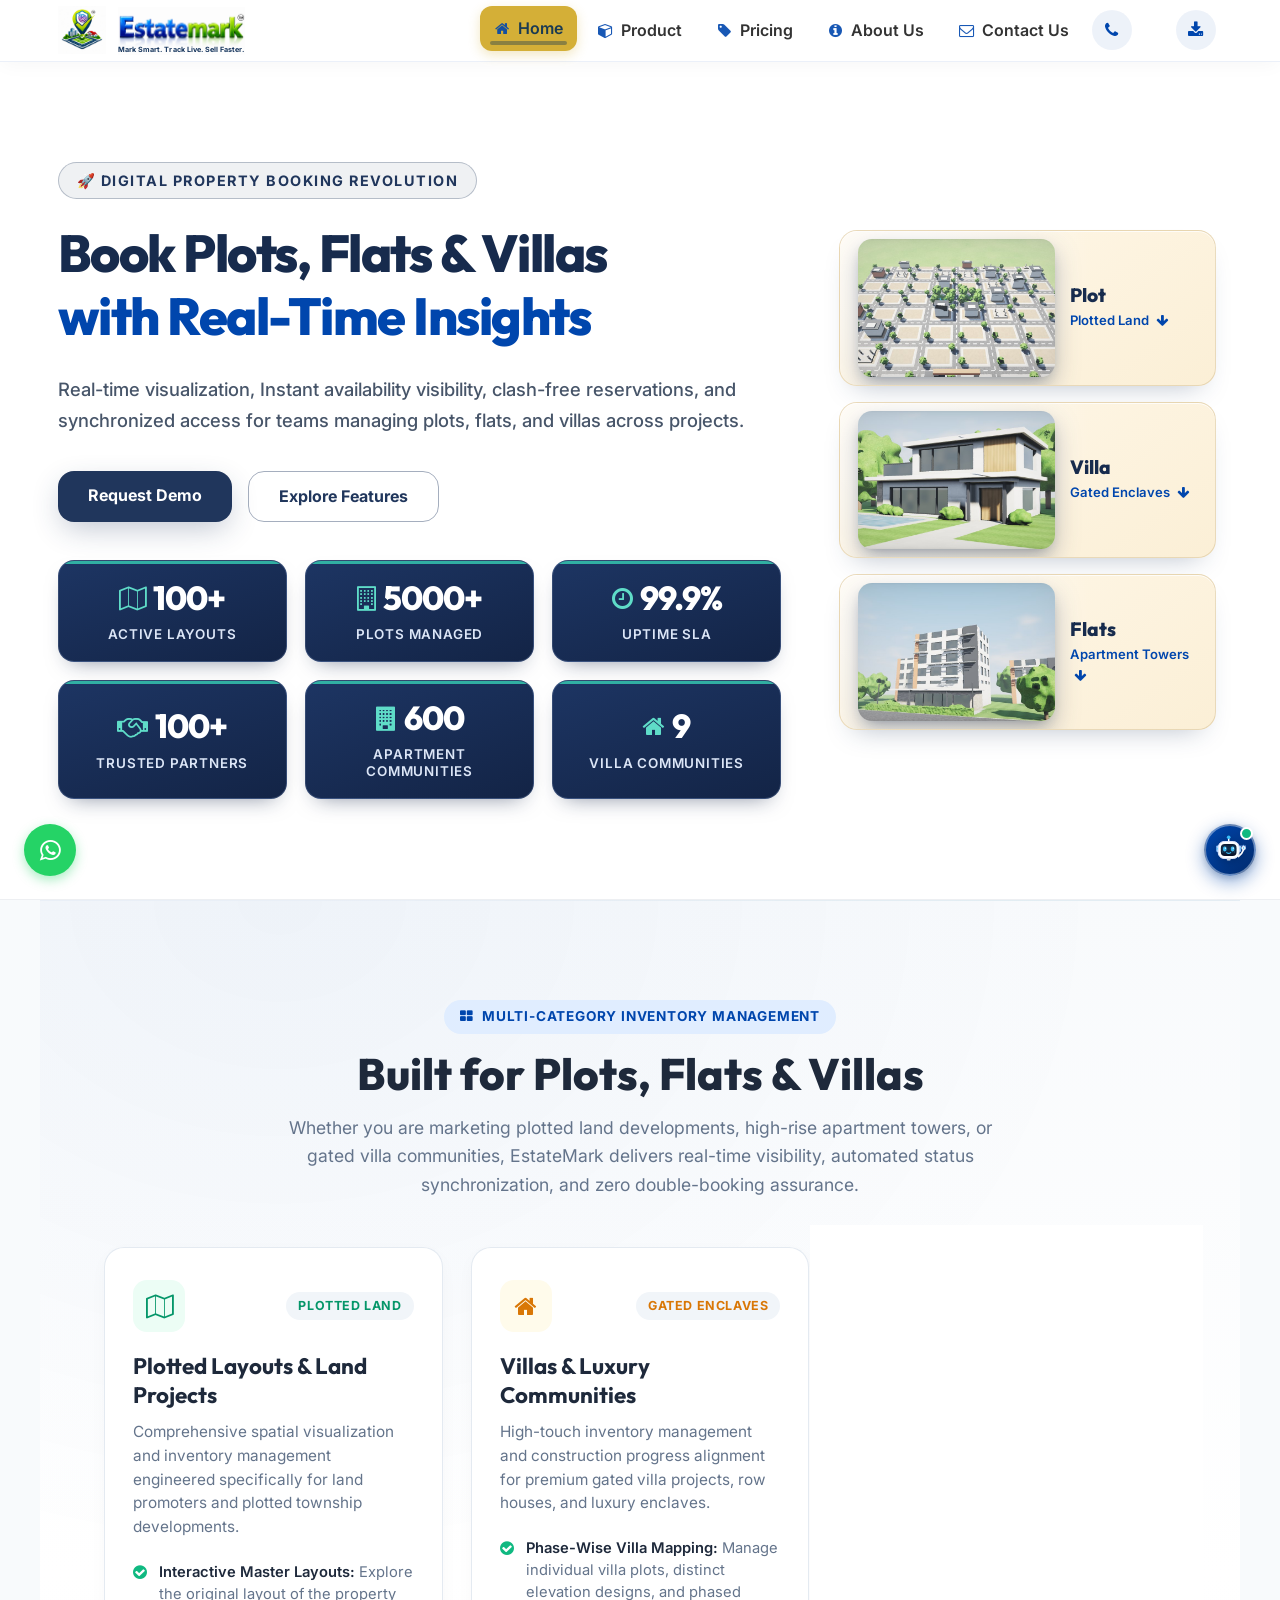
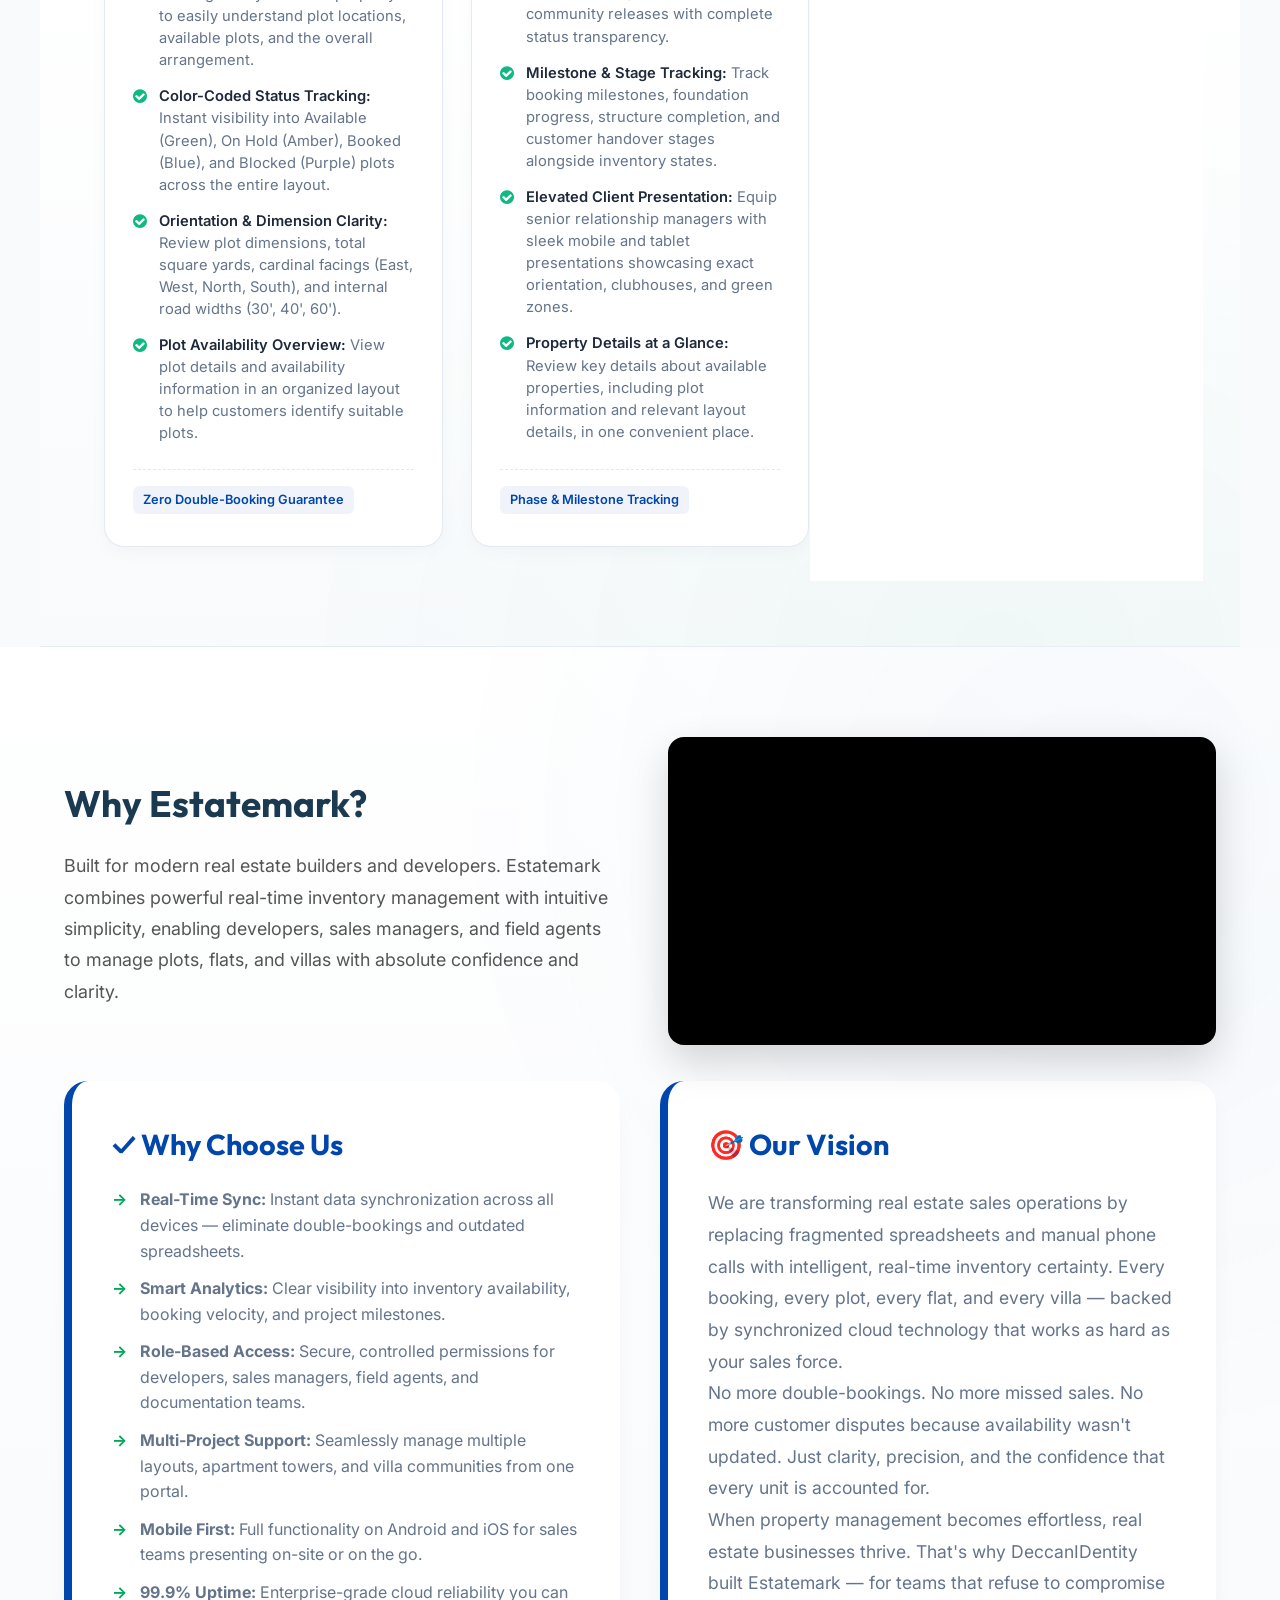
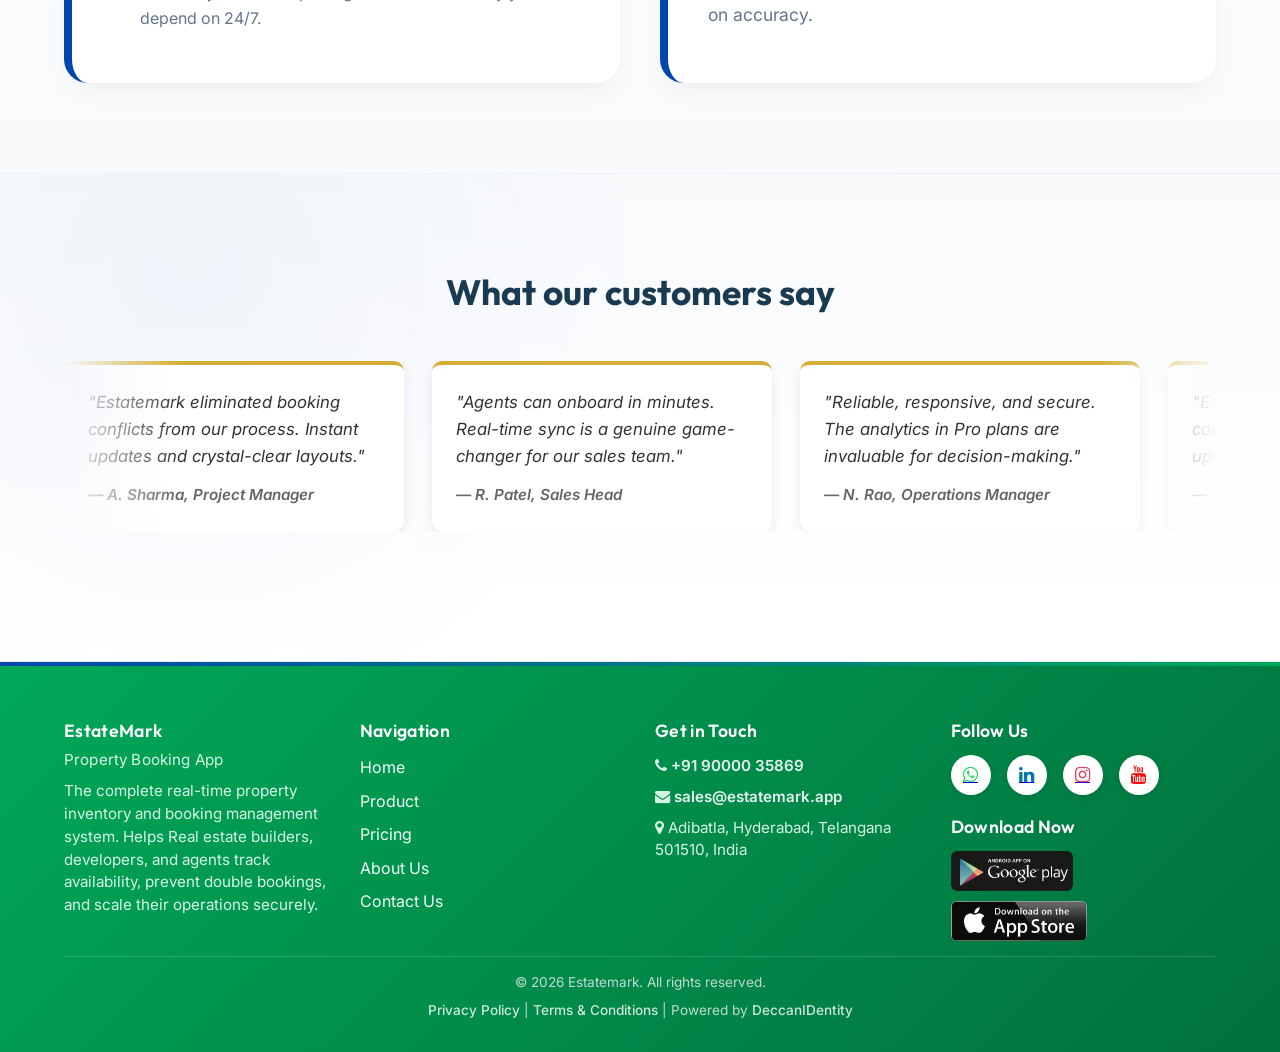
<file: index.html>
<!DOCTYPE html>
<html lang="en">

<head>
  <meta charset="UTF-8">
  <meta name="viewport" content="width=device-width, initial-scale=1.0">
  <meta name="description"
    content="Estatemark — Real-time property inventory and booking management for builders and developers. Visualize plots, flats, and villas, prevent double-bookings, and synchronize sales teams across all devices.">
  <meta name="referrer" content="strict-origin-when-cross-origin">
  <link rel="icon" type="image/jpeg" sizes="192x192" href="images/logo-symbol.jpg">
  <link rel="apple-touch-icon" href="images/logo-symbol.jpg">
  <title>Home | Estatemark – Real-Time Property Booking & Inventory Platform</title>

  <!-- Google Fonts: Inter & Outfit -->
  <link rel="preconnect" href="https://fonts.googleapis.com">
  <link rel="preconnect" href="https://fonts.gstatic.com" crossorigin>
  <link
    href="https://fonts.googleapis.com/css2?family=Inter:wght@400;500;600;700&family=Outfit:wght@500;600;700;800&display=swap"
    rel="stylesheet">

  <!-- Core Stylesheet -->
  <link rel="stylesheet" href="css/estatemark_styles.css">

  <!-- Font Awesome -->
  <link rel="stylesheet" href="https://cdnjs.cloudflare.com/ajax/libs/font-awesome/4.7.0/css/font-awesome.min.css">
</head>

<body>
  <!-- Accessible Skip Link -->
  <a class="skip-link" href="#main-content">Skip to content</a>

  <!-- Header & Navigation -->
  <header>
    <div class="container nav">
      <div class="logo-container">
        <a href="index.html" class="logo-link">
          <img src="images/logo-symbol.jpg" alt="Estatemark Symbol" class="logo">
          <div class="logo-brand-wrap">
            <img src="images/logo-name.png" alt="Estatemark" class="logo">
            <span class="logo-tagline">Mark Smart. Track Live. Sell Faster.</span>
          </div>
        </a>
      </div>
      <nav aria-label="Primary" role="navigation">
        <button class="nav-toggle" aria-controls="primary-navigation" aria-expanded="false" aria-label="Toggle navigation menu">
          <span class="hamburger" aria-hidden="true"></span>
        </button>
        <ul id="primary-navigation" class="nav-links">
          <li><a href="index.html" class="active" aria-current="page">Home</a></li>
          <li><a href="product.htm">Product</a></li>
          <li><a href="pricing.htm">Pricing</a></li>
          <li><a href="about.htm">About Us</a></li>
          <li><a href="contact.htm">Contact Us</a></li>
          <li class="nav-call"><a class="nav-call-link" href="tel:+919000035869" data-tooltip="Call" aria-label="Call +91 90000 35869"><i class="fa fa-phone" aria-hidden="true"></i><span class="nav-call-number">+91 90000 35869</span></a></li>
          <li class="nav-download"><a class="nav-download-link" href="#download" data-tooltip="Download App" aria-label="Download App"><i class="fa fa-download" aria-hidden="true"></i><span class="nav-download-text">Download App</span></a></li>
        </ul>
      </nav>
    </div>
  </header>

  <!-- Main Content -->
  <main id="main-content">

    <!-- Hero Section -->
    <section class="hero" aria-labelledby="hero-title">
      <div class="hero-content">
        <p class="tagline">🚀 Digital Property Booking Revolution</p>
        <h1 id="hero-title">Book Plots, Flats &amp; Villas<br><span>with Real-Time Insights</span></h1>
        <p class="subtitle">
          Real-time visualization, Instant availability visibility, clash-free reservations, and
          synchronized access for teams managing plots, flats, and villas across projects.
        </p>
        <div class="hero-cta">
          <a href="#"
            onclick="openPopupArgs('https://docs.google.com/forms/u/0/d/e/1FAIpQLSf7RcqfMHILnU_fDAV8c212EniR1pbsdqpi6rxOKt4ytL_M5g/formResponse', 'entry.1639588951', 'entry.941023126', 'entry.1095327185', 'entry.1040563809', 'entry.80962579'); return false;"
            class="cta primary">Request Demo</a>
          <a href="product.htm" class="cta secondary">Explore Features</a>
        </div>
        <ul class="stats" aria-label="Key metrics">
          <li>
            <h3><i class="fa fa-map-o" aria-hidden="true"></i> 100+</h3>
            <p>Active Layouts</p>
          </li>
          <li>
            <h3><i class="fa fa-building-o" aria-hidden="true"></i> 5000+</h3>
            <p>Plots Managed</p>
          </li>
          <li>
            <h3><i class="fa fa-clock-o" aria-hidden="true"></i> 99.9%</h3>
            <p>Uptime SLA</p>
          </li>
          <li>
            <h3><i class="fa fa-handshake-o" aria-hidden="true"></i> 100+</h3>
            <p>Trusted Partners</p>
          </li>
          <li>
            <h3><i class="fa fa-building" aria-hidden="true"></i> 600</h3>
            <p>Apartment Communities</p>
          </li>
          <li>
            <h3><i class="fa fa-home" aria-hidden="true"></i> 9</h3>
            <p>Villa Communities</p>
          </li>
        </ul>
      </div>

      <nav class="hero-3d" aria-label="Explore property types">
        <a class="hero-3d-card" href="#cat-plotted-land">
          <img src="images/hero-plot.jpg" width="800" height="500" alt="Rendered aerial view of a plotted residential layout with internal roads and landscaping">
          <span class="hero-3d-text"><strong>Plot</strong><span>Plotted Land <i class="fa fa-arrow-down" aria-hidden="true"></i></span></span>
        </a>
        <a class="hero-3d-card" href="#cat-gated-enclaves">
          <img src="images/hero-villa.jpg" width="800" height="500" alt="Rendered modern two-storey villa with landscaped garden and pool">
          <span class="hero-3d-text"><strong>Villa</strong><span>Gated Enclaves <i class="fa fa-arrow-down" aria-hidden="true"></i></span></span>
        </a>
        <a class="hero-3d-card" href="#cat-apartment-towers">
          <img src="images/hero-flats.jpg" width="800" height="500" alt="Rendered modern apartment building with balconies and landscaped surroundings">
          <span class="hero-3d-text"><strong>Flats</strong><span>Apartment Towers <i class="fa fa-arrow-down" aria-hidden="true"></i></span></span>
        </a>
      </nav>
    </section>

    <!-- SECTION: PLOTS, FLATS & VILLAS PROMOTIONAL CATEGORY SHOWCASE -->
    <section class="property-categories-section container" id="property-categories" aria-labelledby="categories-heading">
      <div class="section-header text-center">
        <span class="section-pill"><i class="fa fa-th-large" aria-hidden="true"></i> Multi-Category Inventory Management</span>
        <h2 id="categories-heading" class="section-title">Built for Plots, Flats &amp; Villas</h2>
        <p class="section-desc">
          Whether you are marketing plotted land developments, high-rise apartment towers, or gated villa communities,
          EstateMark delivers real-time visibility, automated status synchronization, and zero double-booking assurance.
        </p>
      </div>

      <div class="categories-grid">
        <!-- Card 1: Plots -->
        <article class="category-card" id="cat-plotted-land" aria-labelledby="cat-plots-title">
          <div class="category-card-header">
            <div class="category-icon-box plots-icon">
              <i class="fa fa-map-o" aria-hidden="true"></i>
            </div>
            <span class="category-badge">Plotted Land</span>
          </div>
          <h3 id="cat-plots-title">Plotted Layouts &amp; Land Projects</h3>
          <p class="category-lead">
            Comprehensive spatial visualization and inventory management engineered specifically for land promoters and plotted township developments.
          </p>
          <ul class="category-features">
            <li>
              <i class="fa fa-check-circle" aria-hidden="true"></i>
              <div>
                <strong>Interactive Master Layouts:</strong>
                <span>Explore the original layout of the property to easily understand plot locations, available plots, and the overall arrangement.</span>
              </div>
            </li>
            <li>
              <i class="fa fa-check-circle" aria-hidden="true"></i>
              <div>
                <strong>Color-Coded Status Tracking:</strong>
                <span>Instant visibility into Available (Green), On Hold (Amber), Booked (Blue), and Blocked (Purple) plots across the entire layout.</span>
              </div>
            </li>
            <li>
              <i class="fa fa-check-circle" aria-hidden="true"></i>
              <div>
                <strong>Orientation &amp; Dimension Clarity:</strong>
                <span>Review plot dimensions, total square yards, cardinal facings (East, West, North, South), and internal road widths (30', 40', 60').</span>
              </div>
            </li>
            <li>
              <i class="fa fa-check-circle" aria-hidden="true"></i>
              <div>
                <strong>Plot Availability Overview:</strong>
                <span>View plot details and availability information in an organized layout to help customers identify suitable plots.</span>
              </div>
            </li>
          </ul>
          <div class="category-footer">
            <span class="category-tag">Zero Double-Booking Guarantee</span>
          </div>
        </article>

        <!-- Card 2: Villas -->
        <article class="category-card" id="cat-gated-enclaves" aria-labelledby="cat-villas-title">
          <div class="category-card-header">
            <div class="category-icon-box villas-icon">
              <i class="fa fa-home" aria-hidden="true"></i>
            </div>
            <span class="category-badge">Gated Enclaves</span>
          </div>
          <h3 id="cat-villas-title">Villas &amp; Luxury Communities</h3>
          <p class="category-lead">
            High-touch inventory management and construction progress alignment for premium gated villa projects, row houses, and luxury enclaves.
          </p>
          <ul class="category-features">
            <li>
              <i class="fa fa-check-circle" aria-hidden="true"></i>
              <div>
                <strong>Phase-Wise Villa Mapping:</strong>
                <span>Manage individual villa plots, distinct elevation designs, and phased community releases with complete status transparency.</span>
              </div>
            </li>
            <li>
              <i class="fa fa-check-circle" aria-hidden="true"></i>
              <div>
                <strong>Milestone &amp; Stage Tracking:</strong>
                <span>Track booking milestones, foundation progress, structure completion, and customer handover stages alongside inventory states.</span>
              </div>
            </li>
            <li>
              <i class="fa fa-check-circle" aria-hidden="true"></i>
              <div>
                <strong>Elevated Client Presentation:</strong>
                <span>Equip senior relationship managers with sleek mobile and tablet presentations showcasing exact orientation, clubhouses, and green zones.</span>
              </div>
            </li>
            <li>
              <i class="fa fa-check-circle" aria-hidden="true"></i>
              <div>
                <strong>Property Details at a Glance:</strong>
                <span>Review key details about available properties, including plot information and relevant layout details, in one convenient place.</span>
              </div>
            </li>
          </ul>
          <div class="category-footer">
            <span class="category-tag">Phase &amp; Milestone Tracking</span>
          </div>
        </article>

        <!-- Card 3: Flats -->
        <article class="category-card" id="cat-apartment-towers" aria-labelledby="cat-flats-title">
          <div class="category-card-header">
            <div class="category-icon-box flats-icon">
              <i class="fa fa-building-o" aria-hidden="true"></i>
            </div>
            <span class="category-badge">Apartment Towers</span>
          </div>
          <h3 id="cat-flats-title">Flats &amp; Multi-Storey Apartments</h3>
          <p class="category-lead">
            Structured unit-level inventory control designed for high-rise residential towers, multi-phase complexes, and urban apartment communities.
          </p>
          <ul class="category-features">
            <li>
              <i class="fa fa-check-circle" aria-hidden="true"></i>
              <div>
                <strong>Tower &amp; Floor-Wise Matrix:</strong>
                <span>Organize multi-building developments into structured floor plans and unit grids for effortless navigation and rapid status checks.</span>
              </div>
            </li>
            <li>
              <i class="fa fa-check-circle" aria-hidden="true"></i>
              <div>
                <strong>Unit Configuration Visibility:</strong>
                <span>Differentiate 1BHK, 2BHK, 3BHK, duplex, and penthouse units with live status indicators and real-time availability updates.</span>
              </div>
            </li>
            <li>
              <i class="fa fa-check-circle" aria-hidden="true"></i>
              <div>
                <strong>Sales Gallery &amp; HQ Synchronization:</strong>
                <span>Keep apartment availability and sales information organized so teams can easily check the latest inventory details.</span>
              </div>
            </li>
            <li>
              <i class="fa fa-check-circle" aria-hidden="true"></i>
              <div>
                <strong>Eliminate Spreadsheet Confusion:</strong>
                <span>Replace outdated manual spreadsheets with automated, role-controlled booking states and transparent team audit logs.</span>
              </div>
            </li>
          </ul>
          <div class="category-footer">
            <span class="category-tag">Multi-Tower Unit Synchronization</span>
          </div>
        </article>
      </div>
    </section>

    <!-- Mission & Why Choose Us Section -->
    <section class="mission" aria-labelledby="mission-heading">
      <div class="container">
        <div class="mission-why-layout">
          <div class="mission-why-left">
            <h2 id="mission-heading">Why Estatemark?</h2>
            <p class="section-desc">
              Built for modern real estate builders and developers. Estatemark combines powerful real-time inventory management with intuitive simplicity,
              enabling developers, sales managers, and field agents to manage plots, flats, and villas with absolute confidence and clarity.
            </p>
          </div>
          <div class="mission-why-right">
            <div class="mission-video-wrapper">
              <iframe width="560" height="315" src="https://www.youtube-nocookie.com/embed/rH1fuBRE89A?rel=0"
                title="Estatemark Product Walkthrough" frameborder="0"
                allow="accelerometer; autoplay; clipboard-write; encrypted-media; gyroscope; picture-in-picture; web-share"
                referrerpolicy="strict-origin-when-cross-origin" allowfullscreen>
              </iframe>
            </div>
          </div>
        </div>

        <div class="mission-grid">
          <div class="mission-card">
            <h3>✓ Why Choose Us</h3>
            <ul>
              <li><strong>Real-Time Sync:</strong> Instant data synchronization across all devices &mdash; eliminate double-bookings and outdated spreadsheets.</li>
              <li><strong>Smart Analytics:</strong> Clear visibility into inventory availability, booking velocity, and project milestones.</li>
              <li><strong>Role-Based Access:</strong> Secure, controlled permissions for developers, sales managers, field agents, and documentation teams.</li>
              <li><strong>Multi-Project Support:</strong> Seamlessly manage multiple layouts, apartment towers, and villa communities from one portal.</li>
              <li><strong>Mobile First:</strong> Full functionality on Android and iOS for sales teams presenting on-site or on the go.</li>
              <li><strong>99.9% Uptime:</strong> Enterprise-grade cloud reliability you can depend on 24/7.</li>
            </ul>
          </div>
          <div class="mission-card">
            <h3>🎯 Our Vision</h3>
            <p>
              We are transforming real estate sales operations by replacing fragmented spreadsheets and manual phone calls with intelligent, real-time inventory certainty.
              Every booking, every plot, every flat, and every villa &mdash; backed by synchronized cloud technology that works as hard as your sales force.
            </p>
            <p>
              No more double-bookings. No more missed sales. No more customer disputes because availability wasn't updated. Just clarity, precision, and the confidence that every unit is accounted for.
            </p>
            <p>
              When property management becomes effortless, real estate businesses thrive. That's why DeccanIDentity built Estatemark &mdash; for teams that refuse to compromise on accuracy.
            </p>
          </div>
        </div>
      </div>
    </section>

    <!-- Testimonials (Accessible continuous marquee) -->
    <section class="testimonials" aria-labelledby="testimonials-title">
      <h2 id="testimonials-title">What our customers say</h2>

      <div class="marquee" aria-hidden="false" role="region" aria-label="Customer testimonials">
        <div class="marquee-track" aria-hidden="false">
          <blockquote class="testimonial">
            <p>"Estatemark eliminated booking conflicts from our process. Instant updates and crystal-clear layouts."</p>
            <cite>&mdash; A. Sharma, Project Manager</cite>
          </blockquote>

          <blockquote class="testimonial">
            <p>"Agents can onboard in minutes. Real-time sync is a genuine game-changer for our sales team."</p>
            <cite>&mdash; R. Patel, Sales Head</cite>
          </blockquote>

          <blockquote class="testimonial">
            <p>"Reliable, responsive, and secure. The analytics in Pro plans are invaluable for decision-making."</p>
            <cite>&mdash; N. Rao, Operations Manager</cite>
          </blockquote>

          <!-- Repeat items to create a continuous loop effect -->
          <blockquote class="testimonial">
            <p>"Estatemark eliminated booking conflicts from our process. Instant updates and crystal-clear layouts."</p>
            <cite>&mdash; A. Sharma, Project Manager</cite>
          </blockquote>

          <blockquote class="testimonial">
            <p>"Agents can onboard in minutes. Real-time sync is a genuine game-changer for our sales team."</p>
            <cite>&mdash; R. Patel, Sales Head</cite>
          </blockquote>

          <blockquote class="testimonial">
            <p>"Reliable, responsive, and secure. The analytics in Pro plans are invaluable for decision-making."</p>
            <cite>&mdash; N. Rao, Operations Manager</cite>
          </blockquote>
        </div>
      </div>
    </section>


  </main>

  <!-- Footer -->
  <footer>
    <div class="footer-container">
      <div class="footer-about">
        <h3>EstateMark</h3>
        <p class="footer-subtitle">Property Booking App</p>
        <p>
          The complete real-time property inventory and booking management system. Helps Real estate builders, developers, and agents track availability, prevent double bookings, and scale their operations securely.
        </p>
      </div>
      <div class="footer-links">
        <h4>Navigation</h4>
        <ul>
          <li><a href="index.html">Home</a></li>
          <li><a href="product.htm">Product</a></li>
          <li><a href="pricing.htm">Pricing</a></li>
          <li><a href="about.htm">About Us</a></li>
          <li><a href="contact.htm">Contact Us</a></li>
        </ul>
      </div>
      <div class="footer-contact">
        <h4>Get in Touch</h4>
        <p><i class="fa fa-phone" aria-hidden="true"></i> <a href="tel:+919000035869">+91 90000 35869</a></p>
        <p><i class="fa fa-envelope" aria-hidden="true"></i> <a href="mailto:sales@estatemark.app">sales@estatemark.app</a></p>
        <p><i class="fa fa-map-marker" aria-hidden="true"></i> Adibatla, Hyderabad, Telangana 501510, India</p>
      </div>
      <div class="footer-social">
        <h4>Follow Us</h4>
        <div class="social-links">
          <!-- WhatsApp icon with tooltip: +91 81860 35869 -->
          <div class="footer-whatsapp-wrapper">
            <a href="https://wa.me/918186035869" class="footer-whatsapp-link" target="_blank" rel="noopener noreferrer"
              aria-label="Contact us on WhatsApp: +91 81860 35869" id="footerWhatsappLink">
              <i class="fa fa-whatsapp" aria-hidden="true"></i>
              <span class="footer-whatsapp-tooltip" role="tooltip">+91 81860 35869</span>
            </a>
          </div>
          <a href="https://www.linkedin.com/in/deccanidentity" title="LinkedIn" target="_blank"
            rel="noopener noreferrer" aria-label="LinkedIn"><i class="fa fa-linkedin" aria-hidden="true"></i></a>
          <a href="https://www.instagram.com/estatemark_deccanidentity" title="Instagram" target="_blank"
            rel="noopener noreferrer" aria-label="Instagram"><i class="fa fa-instagram" aria-hidden="true"></i></a>
          <a href="https://www.youtube.com/@estatemark_dis" title="YouTube" target="_blank" rel="noopener noreferrer"
            aria-label="YouTube"><i class="fa fa-youtube" aria-hidden="true"></i></a>
        </div>
        <div class="footer-downloads">
          <h4 class="footer-download-caption">Download Now</h4>
          <div class="footer-store-badges">
            <a class="store-badge" href="https://play.google.com/store/apps/details?id=com.estatemark.app" target="_blank" rel="noopener noreferrer" aria-label="Get it on Google Play">
              <img src="images/GooglePlayStore_img.png" alt="Get it on Google Play">
            </a>
            <a class="store-badge" href="https://apps.apple.com/us/app/estatemark-property-booking/id6759548018" target="_blank" rel="noopener noreferrer" aria-label="Download on App Store">
              <img src="images/iosStore.png" alt="Download on App Store">
            </a>
          </div>
        </div>
      </div>
    </div>
    <div class="footer-bottom">
      <p class="copyright">&copy; 2026 Estatemark. All rights reserved.</p>
      <p class="privacy">
        <a href="privacy.htm">Privacy Policy</a> |
        <a href="terms.htm">Terms &amp; Conditions</a> |
        Powered by <a href="https://deccanidentity.com/" target="_blank" rel="noopener noreferrer">DeccanIDentity</a>
      </p>
    </div>
  </footer>

  <!-- Scripts -->
  <script src="js/form-popup.js" defer></script>
  <script src="js/site.js" defer></script>
  <script src="js/floating-widgets.js" defer></script>

  <!-- Popup for Request Demo -->
  <div id="popup" class="popup" aria-hidden="true" role="dialog" aria-labelledby="popup-title">
    <div class="popup-content">
      <button class="close-btn" onclick="closePopup()" aria-label="Close popup">&times;</button>
      <h3 id="popup-title">Request a Demo</h3>
      <form id="googleForm" class="open-popup-form">
        <input type="text" id="name" class="open-popup-input" placeholder="Full Name" required>
        <input type="tel" id="mobile" class="open-popup-input" placeholder="Mobile Number" pattern="[0-9]{10}" required>
        <input type="email" id="email" class="open-popup-input" placeholder="Email Address" required>
        <select id="pricingPlan" class="open-popup-input" required>
          <option value="Free">Free</option>
          <option value="Pro">Pro</option>
          <option value="Pro Plus">Pro Plus</option>
        </select>
        <select id="platform" class="open-popup-input" required>
          <option value="Android">Android</option>
          <option value="iOS">iOS</option>
        </select>
        <button type="submit" class="open-popup-button">Submit Request</button>
      </form>
    </div>
  </div>

</body>

</html>
</file>
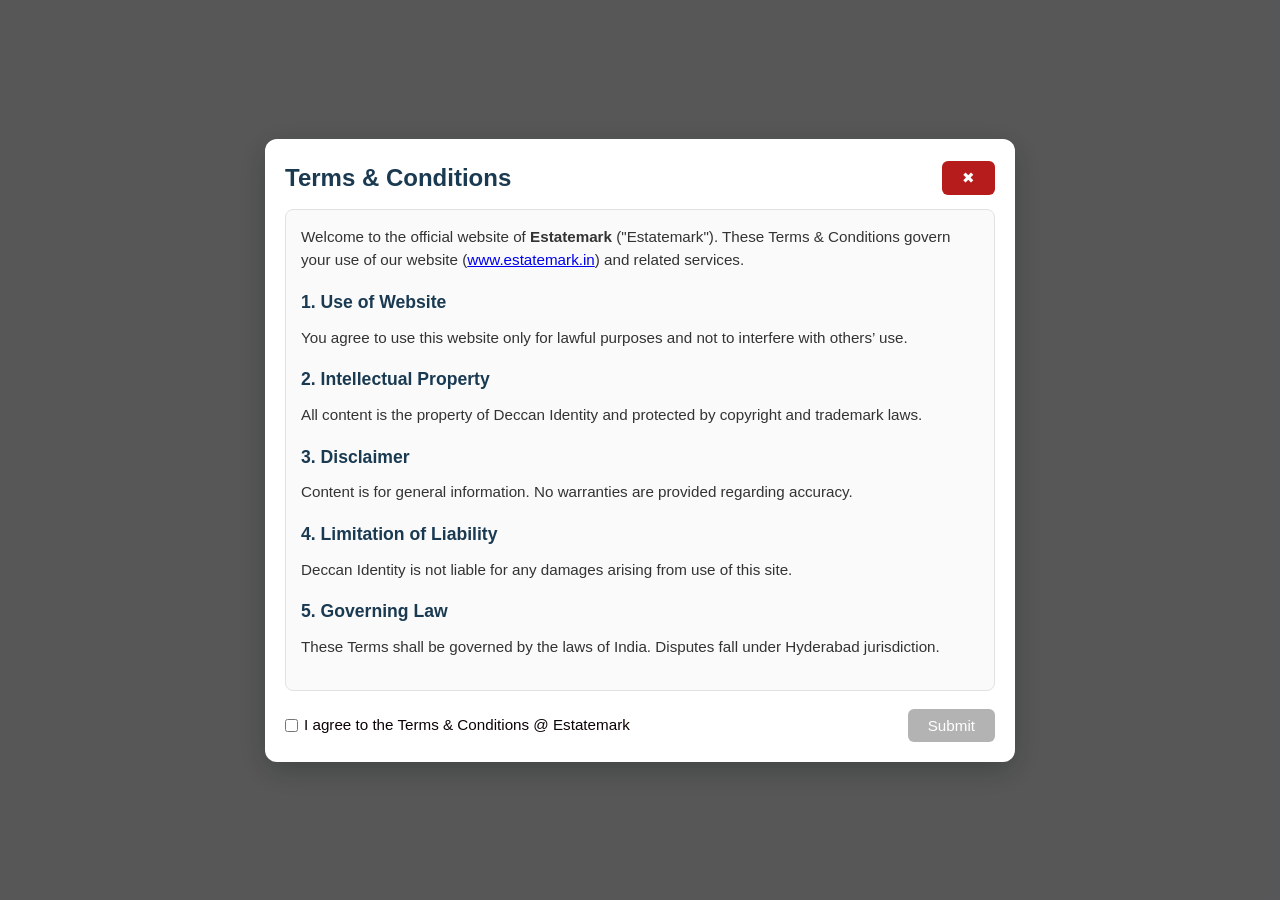
<file: terms.htm>
<!doctype html>
<html lang="en">
<head>
  <meta charset="utf-8" />
  <meta name="viewport" content="width=device-width, initial-scale=1" />
  <title>Terms & Conditions Popup</title>
  <link rel="stylesheet" href="css/estatemark_styles.css">
</head>
<body>

<div class="modal-overlay" id="termsModal">
  <div class="modal">
  <div class="modal-header">
    <h2 id="modalTitle">Terms & Conditions</h2>
    <button class="decline-btn" id="declineBtn" title="Decline">✖</button>
  </div>
    <div class="modal-content">
      <p>Welcome to the official website of <strong>Estatemark</strong> ("Estatemark"). These Terms & Conditions govern your use of our website (<a href="https://estatemark.in/">www.estatemark.in</a>) and related services.</p>
      
      <h3>1. Use of Website</h3>
      <p>You agree to use this website only for lawful purposes and not to interfere with others’ use.</p>

      <h3>2. Intellectual Property</h3>
      <p>All content is the property of Deccan Identity and protected by copyright and trademark laws.</p>

      <h3>3. Disclaimer</h3>
      <p>Content is for general information. No warranties are provided regarding accuracy.</p>

      <h3>4. Limitation of Liability</h3>
      <p>Deccan Identity is not liable for any damages arising from use of this site.</p>

      <h3>5. Governing Law</h3>
      <p>These Terms shall be governed by the laws of India. Disputes fall under Hyderabad jurisdiction.</p>
    </div>

    <div class="modal-footer">
      <label>
        <input type="checkbox" id="agreeCheck"> I agree to the Terms & Conditions @ Estatemark
      </label>
      <button id="submitBtn" disabled>Submit</button>
    </div>
  </div>
</div>

<script>
  const agreeCheck = document.getElementById("agreeCheck");
  const submitBtn = document.getElementById("submitBtn");
  const declineBtn = document.getElementById("declineBtn");


  // Enable button only if checkbox is ticked
  agreeCheck.addEventListener("change", () => {
    submitBtn.disabled = !agreeCheck.checked;
  });

  // Redirect back to previous page
  submitBtn.addEventListener("click", () => {
    window.history.back();
  });

  declineBtn.addEventListener("click", () => {
    window.history.back();
  });
</script>

<script type="module" src="https://static.cloudflareinsights.com/beacon.min.js/v4bc70e2c01a94c73b74392e4234840661791215815920" integrity="sha512-L0ha0OXavK/8okipN9F8BtP84dg9DUhPERbBXzwI6dgTA55d2+yweo3pn5CSFYs45/r8md2+xvUPtTdvTNRfjA==" data-cf-beacon='{"version":"2024.11.0","token":"bf00a93660184e3f9ef832e6c775f524","r":1,"spa":2}' crossorigin="anonymous"></script>
</body>
</html>
</file>
<file: css/estatemark_styles.css>
:root {
  /* Colors */
  --primary-color: #0046ad;
  /* Professional Digital Blue */
  --primary-dark: #003380;
  --accent-color: #00a859;
  /* Professional Brand Green */
  --accent-light: #f0fff4;
  /* Soft Green tint */
  --text-main: #1e293b;
  --text-muted: #64748b;
  --bg-white: #ffffff;
  --bg-light: #f8fafc;
  --bg-gray: #f1f5f9;
  --success: #10b981;

  /* Typography */
  --font-heading: 'Outfit', sans-serif;
  --font-body: 'Inter', sans-serif;

  /* Shadows - Much softer for airy feel */
  --shadow-soft: 0 4px 6px -1px rgba(0, 0, 0, 0.05), 0 2px 4px -1px rgba(0, 0, 0, 0.01);
  --shadow-md: 0 10px 25px -5px rgba(0, 0, 0, 0.05), 0 8px 10px -6px rgba(0, 0, 0, 0.01);
  --shadow-lg: 0 20px 50px -12px rgba(0, 0, 0, 0.08);

  /* Layout */
  --transition: all 0.3s cubic-bezier(0.4, 0, 0.2, 1);
  --radius-sm: 8px;
  --radius-md: 16px;
  --radius-lg: 24px;
}

* {
  margin: 0;
  padding: 0;
  box-sizing: border-box;
}

html {
  font-size: 16px;
  scroll-behavior: smooth;
}

body {
  font-family: var(--font-body);
  color: var(--text-main);
  background-color: #f8fafc;
  line-height: 1.6;
  -webkit-font-smoothing: antialiased;
  -moz-osx-font-smoothing: grayscale;
  overflow-x: hidden;
}



h1,
h2,
h3,
h4,
.brand-name {
  font-family: var(--font-heading);
}

/* Store badges for app downloads */
.store-badges {
  display: flex;
  gap: 12px;
  align-items: center;
  justify-content: center;
  margin-top: 14px;
}

.store-badge img {
  display: block;
  height: 56px;
  width: auto;
  object-fit: contain;

}

@media (max-width: 420px) {
  .store-badge img {
    height: 44px;
  }
}


/* Header with Frosted Glass Layout */
header {
  background: rgba(255, 255, 255, 0.96);
  backdrop-filter: blur(14px);
  -webkit-backdrop-filter: blur(14px);
  box-shadow: 0 4px 20px -2px rgba(0, 0, 0, 0.04);
  position: sticky;
  top: 0;
  z-index: 1000;
  border-bottom: 1px solid rgba(0, 70, 173, 0.08);
}

.nav {
  display: flex;
  justify-content: space-between;
  align-items: center;
  padding: 0.4rem 5%;
  max-width: 1400px;
  margin: 0 auto;
}

.logo-container {
  display: flex;
  align-items: center;
  gap: 12px;
}

.logo {
  max-height: 48px;
  width: auto;
}

.brand-name {
  font-size: 20px;
  font-weight: 700;
  color: var(--primary-color);
  letter-spacing: -0.5px;
}

.brand-name::after {
  content: "™";
  font-size: 0.5em;
  font-weight: 600;
  letter-spacing: 0;
  vertical-align: super;
  margin-left: 0.12em;
  line-height: 0;
}

/* Slightly reduce logo on small screens so header doesn't feel crowded */
@media (max-width: 480px) {
  .logo {
    max-height: 56px;
  }

  .brand-name {
    font-size: 20px;
  }
}

/* Accessible skip link: hidden visually but visible on keyboard focus */
.skip-link {
  position: absolute;
  left: -999px;
  top: auto;
}

.skip-link:focus {
  left: 10px;
  top: 10px;
  background: #fff;
  color: #1a3a52;
  padding: 8px 12px;
  border-radius: 4px;
  box-shadow: 0 2px 6px rgba(0, 0, 0, 0.15);
  z-index: 1000;
}

/* CTA button used in hero */
.cta {
  display: inline-block;
  background: #d4af37;
  color: #1a3a52;
  padding: 10px 18px;
  border-radius: 6px;
  text-decoration: none;
  font-weight: 600;
}

.cta:hover,
.cta:focus {
  opacity: 0.95;
}

/* screen-reader only helper */
.sr-only {
  position: absolute !important;
  height: 1px;
  width: 1px;
  overflow: hidden;
  clip: rect(1px, 1px, 1px, 1px);
  white-space: nowrap;
}

/* Responsive navigation */
.nav-toggle {
  display: none;
  background: transparent;
  border: none;
  cursor: pointer;
  padding: 8px;
}

.nav-toggle .hamburger,
.nav-toggle .hamburger::before,
.nav-toggle .hamburger::after {
  display: block;
  width: 22px;
  height: 2px;
  background: #333;
  border-radius: 2px;
  position: relative;
}

.nav-toggle .hamburger::before,
.nav-toggle .hamburger::after {
  content: '';
  position: absolute;
  left: 0;
}

.nav-toggle .hamburger::before {
  top: -7px;
}

.nav-toggle .hamburger::after {
  top: 7px;
}

/* nav-links: default desktop layout */
.nav-links {
  display: flex;
  gap: 12px;
  align-items: center;
  list-style: none;
  margin: 0;
  padding: 0;
}

.nav-links a {
  display: inline-block;
}

/* Mobile/tablet: collapse nav into a full-width dropdown (breakpoint raised: nav now has more items) */
@media (max-width: 1024px) {
  .nav-toggle {
    display: block;
  }

  .nav-links {
    display: none;
    position: absolute;
    left: 0;
    right: 0;
    top: 100%;
    background: #fff;
    flex-direction: column;
    gap: 0;
    padding: 12px 16px;
    box-shadow: 0 6px 18px rgba(0, 0, 0, 0.08);
  }

  .nav-links.open {
    display: flex;
  }

  nav a {
    color: #333;
    padding: 10px 8px;
    display: block;
  }
}

nav a {
  margin: 0 12px;
  color: #333;
  text-decoration: none;
  font-weight: 500;
}

nav a.active,
nav a:hover {
  color: #ff7a00;
}

/* Hero Section Redesign: Architectural Canvas */
.hero {
  background: linear-gradient(135deg, #FBF3E4 0%, #F6E9D0 100%);
  color: var(--text-main);
  text-align: left;
  display: grid;
  grid-template-columns: minmax(0, 1.15fr) minmax(0, 0.85fr);
  align-items: center;
  gap: clamp(20px, 3vw, 48px);
  /* whole hero (text, 6 metric cards, 3 visuals) fits the first desktop viewport */
  min-height: calc(100vh - var(--header-h, 62px));
  min-height: calc(100svh - var(--header-h, 62px));
  padding: clamp(14px, 2.6vh, 36px) clamp(20px, 4.5vw, 72px);
  position: relative;
  overflow: hidden;
  border-bottom: 1px solid rgba(32, 54, 92, 0.10);
}

.hero-content {
  max-width: 760px;
  margin: 0;
}

.tagline {
  font-size: 0.9rem;
  font-weight: 700;
  color: #20365C;
  text-transform: uppercase;
  letter-spacing: 1.5px;
  margin: 0 0 clamp(8px, 1.8vh, 16px);
  display: inline-block;
  padding: 6px 18px;
  background: rgba(32, 54, 92, 0.07);
  border: 1px solid rgba(32, 54, 92, 0.28);
  border-radius: 50px;
}

.hero-content h1 {
  font-size: clamp(1.85rem, 4.6vw, 3.25rem);
  line-height: 1.2;
  margin: 0 0 clamp(10px, 2.2vh, 20px);
  font-weight: 800;
  color: #172B4D;
  letter-spacing: -1.5px;
}

.hero-content h1 span {
  color: var(--primary-color);
  background: none;
  -webkit-text-fill-color: initial;
}

.hero-content .subtitle {
  max-width: 720px;
  margin: 0 0 clamp(14px, 3vh, 28px);
  font-size: clamp(1rem, 2vw, 1.15rem);
  line-height: 1.65;
  color: #475569;
  font-weight: 500;
  opacity: 1;
}

.hero-cta {
  display: flex;
  gap: 14px;
  justify-content: flex-start;
  flex-wrap: wrap;
  margin-bottom: clamp(16px, 3.2vh, 32px);
}

.cta.primary {
  background: var(--primary-color);
  color: var(--bg-white);
  padding: 12px 30px;
  font-weight: 700;
  border-radius: var(--radius-md);
  font-size: 16px;
  text-decoration: none;
  box-shadow: 0 10px 30px -5px rgba(0, 70, 173, 0.3);
  transition: var(--transition);
}

.cta.primary:hover {
  transform: translateY(-3px);
  background: var(--primary-dark);
  box-shadow: 0 20px 40px -10px rgba(0, 70, 173, 0.4);
}

.cta.secondary {
  background: var(--bg-white);
  color: var(--primary-color);
  border: 1px solid rgba(0, 70, 173, 0.2);
  padding: 12px 30px;
  font-weight: 700;
  border-radius: var(--radius-md);
  font-size: 16px;
  transition: var(--transition);
}

.cta.secondary:hover {
  background: var(--bg-light);
  border-color: var(--primary-color);
  transform: translateY(-3px);
}

/* Hero colour palette (scoped to the hero only; colours only, no layout changes) */
.hero .cta.primary {
  background: #20365C;
  color: #FFFFFF;
  box-shadow: 0 10px 30px -5px rgba(32, 54, 92, 0.30);
}

.hero .cta.primary:hover {
  background: #172B4D;
  box-shadow: 0 20px 40px -10px rgba(32, 54, 92, 0.40);
}

.hero .cta.secondary {
  background: transparent;
  color: #20365C;
  border-color: rgba(32, 54, 92, 0.40);
}

.hero .cta.secondary:hover {
  background: rgba(32, 54, 92, 0.07);
  border-color: #20365C;
}

.stats {
  list-style: none;
  display: grid;
  grid-template-columns: repeat(3, minmax(0, 1fr));
  align-items: stretch;
  gap: clamp(10px, 1.8vh, 16px) clamp(10px, 1.4vw, 16px);
  padding: 0;
  max-width: 100%;
  margin: 0;
  width: 100%;
}

.stats li {
  background: #20365C;
  padding: clamp(12px, 2vh, 20px) 14px;
  border-radius: var(--radius-md);
  box-shadow: 0 10px 24px -8px rgba(32, 54, 92, 0.35);
  border: 1px solid rgba(199, 213, 232, 0.18);
  transition: var(--transition);
  min-width: 0;
  display: flex;
  flex-direction: column;
  justify-content: center;
  position: relative;
  overflow: hidden;
  box-sizing: border-box;
}

.stats li::before {
  content: '';
  position: absolute;
  top: 0;
  left: 0;
  right: 0;
  height: 3px;
  background: #35C6B0;
  opacity: 0.85;
}

.stats li:hover {
  transform: translateY(-6px);
  box-shadow: 0 20px 36px -8px rgba(32, 54, 92, 0.45);
  border-color: #35C6B0;
}

.stats h3,
.stats .stat-icon {
  display: flex;
  align-items: center;
  justify-content: center;
  gap: 8px;
  font-family: var(--font-heading);
  font-size: clamp(1.5rem, 2.6vw, 2.1rem);
  margin: 0 0 clamp(4px, 1vh, 10px);
  font-weight: 800;
  color: #FFFFFF;
  letter-spacing: -1px;
  line-height: 1.15;
}

.stats h3 i,
.stats .stat-icon i {
  font-size: clamp(1.1rem, 2vw, 1.5rem);
  color: #35C6B0;
  flex-shrink: 0;
}

.stats p {
  font-size: clamp(0.72rem, 1.05vw, 0.85rem);
  color: #C7D5E8;
  font-weight: 600;
  text-transform: uppercase;
  letter-spacing: 0.8px;
  margin: 0;
  text-align: center;
  line-height: 1.25;
}

@media (max-width: 640px) {
  .hero-content h1 {
    margin-bottom: 1rem;
  }

  .hero-content .subtitle {
    margin-bottom: 1.5rem;
  }

  .hero-cta {
    margin-bottom: 1.5rem;
  }

  .stats {
    grid-template-columns: repeat(2, minmax(0, 1fr));
  }
}

/* Features */
.features {
  padding: clamp(10px, 2vh, 18px);
  /* tightened */
  text-align: center;
  margin-top: 0;
  /* remove extra gap */
}

.features h2 {
  color: #1a3a52;
  margin-top: 0;
  /* remove extra gap */
  font-size: clamp(1.6rem, 4vw, 2rem);
}

.section-desc {
  color: #555;
  margin-bottom: clamp(24px, 5vh, 40px);
  font-size: clamp(0.95rem, 2.5vw, 1.1rem);
  max-width: 800px;
  margin-left: auto;
  margin-right: auto;
}

.feature-grid {
  display: grid;
  gap: clamp(16px, 3vw, 24px);
  grid-template-columns: repeat(auto-fit, minmax(min(100%, 250px), 1fr));
  padding: 0 max(0px, calc((100% - 1200px) / 2));
  margin-bottom: 30px;
}

.feature-card {
  background: var(--bg-white);
  border-radius: 20px;
  padding: clamp(24px, 5vw, 40px);
  box-shadow: var(--shadow-md);
  text-align: center;
  border: 1px solid rgba(0, 0, 0, 0.03);
  transition: var(--transition);
}

.feature-card:hover {
  transform: translateY(-8px);
  box-shadow: var(--shadow-lg);
  border-color: var(--accent-color);
}

.feature-card h3 {
  font-size: clamp(1.2rem, 3vw, 1.5rem);
  margin-bottom: 12px;
  color: var(--primary-color);
  font-weight: 700;
}

.feature-card p {
  font-size: clamp(0.9rem, 2.5vw, 1rem);
  color: var(--text-muted);
  line-height: 1.6;
}

/* Product page: Features section (scoped to .features so the mobile-app card is untouched) */
.features .section-desc {
  /* the later global .section-desc rule zeroes the bottom margin, which let hovered cards touch the subtitle */
  margin-bottom: clamp(28px, 4vh, 40px);
}

.features .feature-grid {
  /* 6 cards: 3 x 2 on desktop, 2 columns on tablets, 1 on phones */
  grid-template-columns: repeat(auto-fit, minmax(min(100%, 300px), 1fr));
}

.features .feature-card {
  background: #E6F4F1;
  transition: transform 0.25s ease, box-shadow 0.25s ease, border-color 0.25s ease, background-color 0.25s ease;
}

.features .feature-card:hover,
.features .feature-card:focus-within {
  transform: translateY(-3px);
  background: #D5EDE7;
  box-shadow: 0 6px 16px rgba(15, 23, 42, 0.10);
}

.features .feature-card:focus-within {
  outline: 2px solid var(--primary-color);
  outline-offset: 3px;
}

@media (prefers-reduced-motion: reduce) {
  .features .feature-card {
    transition: box-shadow 0.01s linear, border-color 0.01s linear, background-color 0.01s linear;
  }

  .features .feature-card:hover,
  .features .feature-card:focus-within {
    transform: none;
  }
}

/* Page Header */
.page-header {
  background: linear-gradient(135deg, #1a3a52 0%, #2c5aa0 100%);
  color: #fff;
  text-align: center;
  padding: clamp(30px, 6vh, 60px) 20px;
}

.page-header h1,
.page-header h3 {
  font-size: clamp(1.8rem, 4vw, 2.2rem);
  margin-bottom: 0.5em;
  line-height: 1.2;
}

.page-header p {
  color: #f0f0f0;
  padding-top: 8px;
  padding-right: 8px;
  margin-bottom: 0;

  font-size: clamp(1rem, 2.5vw, 1.2rem);
  max-width: 600px;
  margin: 0 auto;
}

/* Product page first screen: original gradient banner + benefit tabs, sized so the Features section starts below the fold */
.product-first-screen {
  min-height: calc(100vh - 62px);
  min-height: calc(100svh - 62px);
  display: flex;
  flex-direction: column;
}

.hero-benefits {
  flex: 1;
  display: flex;
  align-items: center;
  justify-content: center;
  padding: clamp(16px, 3vh, 32px) 20px;
}

.hero-points {
  list-style: none;
  margin: 0 auto;
  padding: 0;
  width: 100%;
  max-width: 920px;
  display: grid;
  grid-template-columns: repeat(2, 1fr);
  gap: 14px 16px;
  text-align: left;
}

.hero-points li {
  display: flex;
  align-items: flex-start;
  gap: 14px;
  padding: 14px 18px;
  background: #F0EAFE;
  border: 1px solid rgba(109, 79, 194, 0.16);
  border-radius: 14px;
  transition: transform 0.25s ease, box-shadow 0.25s ease, background-color 0.25s ease, border-color 0.25s ease;
}

.hero-points li:hover,
.hero-points li:focus-within {
  transform: translateY(-3px);
  background: #E8DEFC;
  border-color: rgba(109, 79, 194, 0.32);
  box-shadow: 0 6px 16px rgba(76, 52, 150, 0.14);
}

.hero-points li:focus-within {
  outline: 2px solid #6d4fc2;
  outline-offset: 3px;
}

.hero-points li:last-child {
  grid-column: 1 / -1;
}

.hero-point-icon {
  flex: 0 0 40px;
  width: 40px;
  height: 40px;
  display: flex;
  align-items: center;
  justify-content: center;
  border-radius: 50%;
  background: rgba(109, 79, 194, 0.12);
  color: #6d4fc2;
  font-size: 1.15rem;
}

.hero-point-text strong {
  display: block;
  font-size: 1rem;
  font-weight: 600;
  line-height: 1.3;
  color: #1e293b;
}

.hero-point-text span {
  display: block;
  margin-top: 2px;
  font-size: 0.92rem;
  line-height: 1.45;
  color: #475569;
}

@media (max-width: 768px) {
  .product-first-screen {
    min-height: calc(100vh - 70px);
    min-height: calc(100svh - 70px);
  }

  .hero-points {
    grid-template-columns: 1fr;
  }
}

@media (prefers-reduced-motion: reduce) {
  .hero-points li {
    transition: box-shadow 0.01s linear, background-color 0.01s linear, border-color 0.01s linear;
  }

  .hero-points li:hover,
  .hero-points li:focus-within {
    transform: none;
  }
}

/* About */
.about-content {
  padding: clamp(20px, 4vh, 40px) 5%;
  max-width: 1200px;
  margin: 0 auto;
}

.about-content h2 {
  color: #1a3a52;
  margin-top: clamp(24px, 5vh, 40px);
  font-size: clamp(1.4rem, 3.5vw, 1.8rem);
}

.about-content p {
  font-size: clamp(0.95rem, 2.5vw, 1.1rem);
  margin-bottom: 0.5em;
}

/* Contact */
.contact-section {
  display: grid;
  grid-template-columns: 1fr 1fr;
  gap: 50px;
  padding: clamp(40px, 8vh, 80px) 5%;
  max-width: 1200px;
  margin: 0 auto;
}

.contact-info {
  display: flex;
  flex-direction: column;
}

.contact-info h2 {
  color: #1a3a52;
  font-size: clamp(1.6rem, 4vw, 2rem);
  margin-bottom: 16px;
}

.contact-info>p {
  color: #555;
  font-size: clamp(0.95rem, 2.5vw, 1.1rem);
  line-height: 1.6;
  margin-bottom: 32px;
}

.contact-details {
  margin-bottom: 32px;
}

.contact-details p {
  color: #444;
  font-size: clamp(0.95rem, 2.5vw, 1.1rem);
  margin-bottom: 16px;
  display: flex;
  align-items: center;
  gap: 12px;
}

.contact-details i {
  color: #d4af37;
  font-size: 18px;
  width: 24px;
}

.contact-details a {
  color: #2c5aa0;
  text-decoration: none;
  transition: color 0.3s ease;
}

.contact-details a:hover {
  color: #d4af37;
  text-decoration: underline;
}

.contact-benefits h3 {
  color: #1a3a52;
  font-size: clamp(1.2rem, 3vw, 1.4rem);
  margin-bottom: 16px;
  margin-top: 20px;
}

.contact-benefits ul {
  list-style: none;
  padding: 0;
}

.contact-benefits li {
  color: #444;
  font-size: clamp(0.9rem, 2.5vw, 1rem);
  padding: 12px 0;
  display: flex;
  align-items: center;
  gap: 12px;
  border-bottom: 1px solid #e0e0e0;
}

.contact-benefits li:last-child {
  border-bottom: none;
}

.contact-benefits span {
  color: #d4af37;
  font-weight: 600;
  flex-shrink: 0;
}

.contact-form {
  background: #f9f9f9;
  padding: clamp(24px, 4vw, 40px);
  border-radius: 10px;
  box-shadow: 0 4px 12px rgba(0, 0, 0, 0.08);
  display: flex;
  flex-direction: column;
}

.contact-form h2 {
  color: #1a3a52;
  font-size: clamp(1.4rem, 3vw, 1.6rem);
  margin-bottom: 24px;
  margin-top: 0;
}

.contact-form input,
.contact-form textarea {
  width: 100%;
  padding: 14px 16px;
  margin-bottom: 16px;
  border: 1px solid #ddd;
  border-radius: 6px;
  font-size: 16px;
  font-family: inherit;
  line-height: 1.4;
  transition: border-color 0.3s ease, box-shadow 0.3s ease;
}

.contact-form input:focus,
.contact-form textarea:focus {
  outline: none;
  border-color: #d4af37;
  box-shadow: 0 0 0 3px rgba(212, 175, 55, 0.1);
}

.contact-form textarea {
  min-height: 140px;
  resize: vertical;
}

.contact-form button {
  background: linear-gradient(135deg, #d4af37 0%, #e8c547 100%);
  color: #1a3a52;
  border: none;
  padding: 14px 28px;
  border-radius: 6px;
  cursor: pointer;
  font-size: 16px;
  font-weight: 600;
  width: 100%;
  transition: all 0.3s ease;
  margin-top: 8px;
}

.contact-form button:hover:not(:disabled) {
  transform: translateY(-2px);
  box-shadow: 0 6px 16px rgba(212, 175, 55, 0.3);
}

.contact-form button:disabled {
  opacity: 0.7;
  cursor: not-allowed;
}

.formstatus {
  margin-top: 16px;
  padding: 12px 16px;
  border-radius: 6px;
  font-size: 14px;
  text-align: center;
  font-weight: 500;
}

.formstatus.success {
  background: #d4edda;
  color: #155724;
  border: 1px solid #c3e6cb;
}

.formstatus.error {
  background: #f8d7da;
  color: #721c24;
  border: 1px solid #f5c6cb;
}

/* Contact form mobile adjustments */
@media (max-width: 768px) {
  .contact-section {
    grid-template-columns: 1fr;
    gap: 32px;
    padding: 40px 5%;
  }
}

#contact-Form button:hover {
  background: #2c5aa0;
}

.contact-info h2 {
  color: #1a3a52;
  margin-bottom: 16px;
  font-size: clamp(1.6rem, 4vw, 2rem);
}

.contact-info p {
  font-size: clamp(0.95rem, 2.5vw, 1.1rem);
  margin-bottom: 12px;
  color: #444;
}


/* Mission Section */
.mission {
  padding: clamp(60px, 10vh, 100px) 5%;
  text-align: center;
  background:
    radial-gradient(circle at 85% 15%, rgba(0, 70, 173, 0.035) 0%, transparent 45%),
    linear-gradient(180deg, #ffffff 0%, #f8fafc 100%);
  border-bottom: 1px solid rgba(0, 70, 173, 0.06);
}

.mission h2 {
  color: #1a3a52;
  margin-top: 0;
  font-size: clamp(1.6rem, 4vw, 2rem);
}

.mission .container {
  max-width: 1200px;
  margin: 0 auto;
}

.mission .section-desc {
  text-align: justify;
  max-width: fit-content;
  padding: 0 0px;
}

.mission-grid {
  display: grid;
  grid-template-columns: repeat(auto-fit, minmax(min(100%, 300px), 1fr));
  gap: clamp(24px, 4vw, 40px);
  margin-top: 40px;
}

.mission-card {
  text-align: left;
  padding: clamp(24px, 5vw, 40px);
  background: var(--bg-white);
  border-radius: 24px;
  border-left: 8px solid var(--primary-color);
  box-shadow: var(--shadow-md);
  transition: var(--transition);
}

.mission-card:hover {
  box-shadow: var(--shadow-lg);
}

.mission-card h3 {
  color: var(--primary-color);
  margin-bottom: 20px;
  font-size: clamp(1.4rem, 4vw, 1.8rem);
  font-weight: 700;
}

.mission-card p {
  color: var(--text-muted);
  font-size: clamp(1rem, 2.5vw, 1.1rem);
  line-height: 1.8;
}

.mission-card ul {
  list-style: none;
}

.mission-card li {
  position: relative;
  padding-left: 28px;
  margin-bottom: 12px;
  color: var(--text-muted);
}

.mission-card li::before {
  content: '→';
  position: absolute;
  left: 0;
  color: var(--accent-color);
  font-weight: bold;
}

/* Pricing Plans */
.pricing-plans {
  padding: clamp(40px, 10vh, 80px);
  background-color: #17365D;
  text-align: center;
  padding-top: 1px;
  /* Comfortable spacing at the bottom before the footer */
  padding-bottom: clamp(44px, 7vh, 64px);
  margin-bottom: clamp(36px, 5.5vh, 56px);
}

.pricing-content {
  max-width: 1200px;
  margin: 0 auto;
}

.pricing-grid {
  display: grid;
  grid-template-columns: repeat(auto-fit, minmax(min(100%, 300px), 1fr));
  gap: clamp(24px, 4vw, 40px);
  margin-top: 40px;
}

.pricing-card {
  text-align: left;
  padding: clamp(32px, 5vh, 48px);
  background: var(--bg-white);
  border-radius: 24px;
  border: 1px solid rgba(0, 0, 0, 0.05);
  box-shadow: var(--shadow-md);
  display: flex;
  flex-direction: column;
  transition: var(--transition);
  position: relative;
  overflow: hidden;
}

.pricing-card:hover {
  transform: translateY(-10px);
  box-shadow: var(--shadow-lg);
  border-color: var(--accent-light);
}

.pricing-card.pricing-highlighted {
  border: 2px solid var(--accent-color);
  scale: 1.05;
  z-index: 1;
}

.pricing-card.pricing-highlighted::after {
  content: 'Most Popular';
  position: absolute;
  top: 15px;
  right: -35px;
  background: var(--accent-color);
  color: var(--bg-white);
  padding: 8px 45px;
  font-size: 0.85rem;
  font-weight: 700;
  transform: rotate(45deg);
  box-shadow: 0 2px 4px rgba(0, 0, 0, 0.2);
  z-index: 10;
}

.pricing-card h2 {
  color: var(--primary-color);
  margin-bottom: 8px;
  font-size: clamp(1.2rem, 3vw, 1.5rem);
  font-weight: 800;
}

.pricing-card h2 .plan-icon {
  width: 0.95em;
  height: 0.95em;
  margin-right: 8px;
  vertical-align: -0.1em;
}

.pricing-details {
  display: flex;
  align-items: baseline;
  gap: 4px;
  margin-bottom: 32px;
}

.pricing-details span {
  font-weight: 800;
  color: var(--primary-color);
  font-size: clamp(1.5rem, 4vw, 2rem);
}

.pricing-details .period {
  font-weight: 500;
  color: var(--text-muted);
  font-size: 1rem;
}

.pricing-card ul {
  list-style: none;
  flex-grow: 1;
  margin-bottom: 40px;
}

.pricing-card li {
  color: var(--text-muted);
  font-size: 1rem;
  line-height: 1.6;
  margin-bottom: 16px;
  padding-left: 30px;
  position: relative;
}

.pricing-card li::before {
  content: '\f00c';
  font-family: FontAwesome;
  position: absolute;
  left: 0;
  color: var(--success);
}

.pricing-cta {
  align-self: stretch;
  padding: 16px 24px;
  background: var(--primary-color);
  color: var(--bg-white);
  border: none;
  border-radius: 12px;
  cursor: pointer;
  font-weight: 700;
  font-size: 1rem;
  text-decoration: none;
  text-align: center;
  transition: var(--transition);
}

.pricing-cta:hover {
  background: var(--primary-light);
  transform: translateY(-2px);
  box-shadow: var(--shadow-md);
}

.pricing-cta.primary {
  background: var(--accent-color);
  color: var(--primary-color);
}

.pricing-cta.primary:hover {
  background: var(--accent-light);
}

/* Downloads Section */
/* Admin Mode Unlock: compact horizontal bar below the pricing cards */
.admin-unlock {
  padding: 0 20px;
  margin: 28px 0;
}

.admin-unlock-bar {
  display: flex;
  flex-wrap: wrap;
  align-items: center;
  justify-content: space-between;
  gap: 12px 28px;
  max-width: 920px;
  margin: 0 auto;
  padding: 14px 24px;
  background: #F4F7FB;
  border: 1px solid rgba(23, 54, 93, 0.14);
  border-left: 5px solid #17365D;
  border-radius: 14px;
  box-shadow: var(--shadow-md);
}

.admin-unlock-title {
  margin: 0;
  font-size: 1.2rem;
  font-weight: 700;
  line-height: 1.3;
  color: #17365D;
}

.admin-unlock-pricing {
  text-align: center;
}

.admin-unlock-price {
  margin: 0;
  display: flex;
  flex-wrap: wrap;
  align-items: baseline;
  justify-content: center;
  gap: 4px 10px;
  line-height: 1.2;
  color: #17365D;
}

.admin-unlock-original {
  font-size: 0.95rem;
  font-weight: 600;
  color: var(--text-muted);
  text-decoration: line-through;
}

.admin-unlock-amount {
  font-size: 1.7rem;
  font-weight: 800;
}

.admin-unlock-discount {
  align-self: center;
  padding: 3px 10px;
  font-size: 0.72rem;
  font-weight: 700;
  letter-spacing: 0.04em;
  color: #fff;
  background: #17365D;
  border-radius: 999px;
}

.admin-unlock-note {
  margin: 4px 0 0;
  font-size: 0.85rem;
  font-weight: 600;
  color: var(--text-muted);
}

.admin-unlock-benefit {
  margin: 0;
  padding: 6px 14px;
  font-size: 0.95rem;
  font-weight: 600;
  color: #17365D;
  background: rgba(23, 54, 93, 0.07);
  border-radius: 999px;
}

@media (max-width: 640px) {
  .admin-unlock-bar {
    flex-direction: column;
    align-items: flex-start;
    gap: 8px;
  }

  .admin-unlock-pricing {
    text-align: left;
  }

  .admin-unlock-price {
    justify-content: flex-start;
  }
}

.downloads-section {
  padding: clamp(40px, 8vh, 80px) 5%;
  background: linear-gradient(135deg, #f0f4f8 0%, #e8eef5 100%);
  text-align: center;
}

.downloads-section h2 {
  color: #1a3a52;
  font-size: clamp(1.8rem, 4vw, 2.2rem);
  margin-bottom: 12px;
}

.downloads-section .section-desc {
  margin-bottom: 40px;
  color: #555;
}

#price-title {
  margin-top: clamp(32px, 5vh, 48px);
  scroll-margin-top: 100px;
  text-align: center;
  color: #1a3a52;
  font-size: clamp(2rem, 5vw, 2.4rem);
}

/* Footer */
footer {
  background: linear-gradient(135deg, var(--accent-color) 0%, #00703c 100%);
  color: #ffffff;
  padding: clamp(30px, 5vh, 45px) 5% 30px;
  position: relative;
  overflow: hidden;
}

footer::before {
  content: '';
  position: absolute;
  top: 0;
  left: 0;
  right: 0;
  height: 4px;
  background: linear-gradient(to right, var(--primary-color), var(--accent-color));
}

.footer-container {
  display: grid;
  grid-template-columns: repeat(auto-fit, minmax(min(100%, 180px), 1fr));
  gap: clamp(20px, 4vw, 30px);
  max-width: 1200px;
  margin: 10px auto;
}

.footer-links {
  display: flex;
  flex-direction: column;
}

.footer-links h4 {
  font-size: clamp(1rem, 2vw, 1.1rem);
  margin-bottom: 10px;
  font-weight: 600;
  letter-spacing: 0.02em;
}

.footer-links ul {
  list-style: none;
  padding: 0;
  margin: 0;
}

.footer-links li {
  margin-bottom: 8px;
}

.footer-links a {
  color: #f0fff4;
  text-decoration: none;
  font-size: clamp(0.9rem, 2.5vw, 1rem);
  transition: color 0.3s ease;
}

.footer-links a:hover {
  color: #ffffff;
  text-decoration: underline;
}

.footer-about h3,
.footer-contact h4,
.footer-social h4 {
  font-size: clamp(1rem, 2vw, 1.1rem);
  margin-bottom: 10px;
  font-weight: 600;
  letter-spacing: 0.02em;
}

.footer-about p,
.footer-contact p {
  font-size: clamp(0.85rem, 1.8vw, 0.95rem);
  line-height: 1.5;
  margin-bottom: 8px;
  color: #f0fff4;
  opacity: 0.9;
}

.footer-contact a {
  color: #ffffff;
  text-decoration: none;
  transition: color 0.3s ease;
  font-weight: 600;
}

.footer-contact a:hover {
  color: #f0fff4;
  text-decoration: underline;
}

.social-links {
  display: flex;
  gap: 16px;
}

.social-links a {
  display: inline-flex;
  align-items: center;
  justify-content: center;
  width: 40px;
  height: 40px;
  background: #ffffff;
  border-radius: 50%;
  font-size: 18px;
  transition: all 0.3s ease;
  box-shadow: 0 2px 8px rgba(0, 0, 0, 0.1);
}

.social-links a .fa-whatsapp {
  color: #25D366;
}

.social-links a .fa-linkedin {
  color: #0077B5;
}

.social-links a .fa-instagram {
  color: #E4405F;
}

.social-links a .fa-youtube {
  color: #FF0000;
}

.social-links a:hover {
  background: #d4af37;
  color: #1a3a52;
  transform: scale(1.1);
}

.footer-bottom {
  border-top: 1px solid rgba(255, 255, 255, 0.15);
  margin-top: 15px;
  padding-top: 15px;
  display: flex;
  flex-direction: column;
  align-items: center;
  gap: 6px;
}

.footer-bottom p {
  margin: 0;
  font-size: clamp(0.75rem, 1.5vw, 0.85rem);
  color: #f0f0f0;
  opacity: 0.8;
}

.footer-bottom a {
  color: #fff;
  text-decoration: none;
  font-weight: 500;
  transition: opacity 0.3s ease;
}

.footer-bottom a:hover {
  opacity: 1;
  text-decoration: underline;
}


/* Modal/Popup Styles 
.modal {
  display: none;
  position: fixed;
  top: 0;
  left: 0;
  width: 100%;
  height: 100%;
  background: rgba(0, 0, 0, 0.5);
  z-index: 1000;
  backdrop-filter: blur(4px);
}

.modal-content {
  position: relative;
  background: #fff;
  margin: 15vh auto;
  padding: 25px;
  width: 90%;
  max-width: 500px;
  border-radius: 12px;
  box-shadow: 0 5px 15px rgba(0, 0, 0, 0.3);
}

.close-modal {
  position: absolute;
  right: 20px;
  top: 15px;
  font-size: 28px;
  font-weight: bold;
  color: #666;
  cursor: pointer;
}

.close-modal:hover {
  color: #333;
}

.modal h3 {
  color: #007b82;
  margin-bottom: 20px;
  font-size: 1.4rem;
}*/

/* Form Styles 
.app-request-form {
  display: grid;
  gap: 15px;
}

.form-group {
  display: grid;
  gap: 5px;
}

.form-group label {
  font-weight: 500;
  color: #333;
}

.form-group input,
.form-group select {
  padding: 10px;
  border: 1px solid #ddd;
  border-radius: 6px;
  font-size: 16px;
}

.form-group input:focus,
.form-group select:focus {
  outline: none;
  border-color: #007b82;
  box-shadow: 0 0 0 2px rgba(0, 123, 130, 0.1);
}*/

/* Success Message 
.success-message {
    background-color: #4CAF50;
    color: white;
    padding: 20px;
    border-radius: 8px;
    text-align: center;
    margin: 20px 0;
    animation: fadeIn 0.3s ease-in;
}

@keyframes fadeIn {
    from { opacity: 0; transform: translateY(-10px); }
    to { opacity: 1; transform: translateY(0); }
}*/

/* Form Popup 
.form-popup {
    position: fixed;
    top: 20px;
    right: 20px;
    z-index: 1000;
    opacity: 0;
    transform: translateY(-20px);
    transition: all 0.3s ease-in-out;
}

.form-popup.show {
    opacity: 1;
    transform: translateY(0);
}

.popup-content {
    background: #4CAF50;
    color: white;
    padding: 20px;
    border-radius: 8px;
    box-shadow: 0 4px 12px rgba(0,0,0,0.15);
    position: relative;
    min-width: 300px;
}

.popup-content h3 {
    margin: 0 0 10px 0;
    font-size: 1.2rem;
}

.popup-content p {
    margin: 0;
}

.close-popup {
    position: absolute;
    top: 10px;
    right: 10px;
    font-size: 20px;
    color: white;
    cursor: pointer;
    opacity: 0.8;
}

.close-popup:hover {
    opacity: 1;
}*/




/* Trigger Button */
.open-popup-btn {
  padding: 12px 20px;
  background: #1b7502b4;
  color: white;
  border: none;
  border-radius: 8px;
  cursor: pointer;
  font-size: 16px;
  transition: 0.3s;
}

.open-popup-btn:hover {
  background: #1b7502b4;
}

/* Popup Overlay */
.popup {
  display: none;
  position: fixed;
  z-index: 9999;
  left: 0;
  top: 0;
  width: 100%;
  height: 100%;
  background: #1b7502b4(0, 0, 0, 0.6);
  animation: fadeIn 0.3s ease-in-out;
}

/* Popup Content */
.popup-content {
  background: #fff;
  margin: 5% auto;
  padding: 20px;
  border-radius: 10px;
  text-align: left;
  width: 90%;
  max-width: 400px;
  box-shadow: 0 5px 15px rgba(196, 227, 19, 0.95);
  animation: slideDown 0.3s ease;
  position: relative;
}

/* Close Button */
.close-btn {
  position: absolute;
  top: 10px;
  right: 15px;
  background: none;
  border: none;
  font-size: 20px;
  cursor: pointer;
  color: #000000;
}

.open-popup-form {
  display: flex;
  flex-direction: column;
  gap: 12px;
}

.open-popup-input,
.open-popup-textarea,
.open-popup-button {
  padding: 10px;
  font-size: 14px;
  border-radius: 5px;
  border: 1px solid #ccc;
}

.open-popup-button[type="submit"] {
  background: #1b7502b4;
  color: white;
  border: none;
  cursor: pointer;
  transition: 0.3s;
}

.open-popup-button[type="submit"]:hover {
  background: #1b7502b4;
}

.formstatus {
  font-size: 14px;
}

.success {
  color: green;
}

.error {
  color: red;
}

@keyframes fadeIn {
  from {
    opacity: 0;
  }

  to {
    opacity: 1;
  }
}

@keyframes slideDown {
  from {
    transform: translateY(-50px);
    opacity: 0;
  }

  to {
    transform: translateY(0);
    opacity: 1;
  }
}

/* Testimonials & marquee */
.testimonials {
  padding: clamp(60px, 10vh, 100px) 5%;
  background:
    radial-gradient(circle at 15% 20%, rgba(0, 70, 173, 0.035) 0%, transparent 40%),
    linear-gradient(180deg, #f8fafc 0%, #ffffff 100%);
  text-align: center;
  border-bottom: 1px solid rgba(0, 70, 173, 0.06);
}

.testimonials h2 {
  color: #1a3a52;
  font-size: clamp(1.8rem, 4vw, 2.2rem);
  margin-bottom: 40px;
}

/* Marquee container with smooth edge fade mask */
.marquee {
  overflow: hidden;
  --marquee-gap: 28px;
  margin: 0 auto 40px;
  max-width: 1200px;
  position: relative;
  mask-image: linear-gradient(to right, transparent, black 10%, black 90%, transparent);
  -webkit-mask-image: linear-gradient(to right, transparent, black 10%, black 90%, transparent);
}

/* Track that scrolls horizontally */
.marquee-track {
  display: flex;
  gap: var(--marquee-gap);
  animation: marquee 20s linear infinite;
  will-change: transform;
}

/* Individual testimonial cards */
.testimonial {
  flex: 0 0 340px;
  background: #ffffff;
  border-radius: 10px;
  padding: 24px;
  box-shadow: 0 4px 12px rgba(0, 0, 0, 0.08);
  text-align: left;
  border-top: 4px solid #d4af37;
  transition: transform 0.3s ease, box-shadow 0.3s ease;
}

.testimonial:hover {
  transform: translateY(-4px);
  box-shadow: 0 8px 20px rgba(0, 0, 0, 0.12);
}

.testimonial p {
  margin: 0 0 12px;
  color: #333;
  font-size: clamp(0.95rem, 2.5vw, 1.05rem);
  line-height: 1.6;
  font-style: italic;
}

.testimonial cite {
  color: #666;
  font-size: clamp(0.85rem, 2vw, 0.95rem);
  font-weight: 600;
}

/* Marquee animation */
@keyframes marquee {
  0% {
    transform: translateX(0);
  }

  100% {
    transform: translateX(calc(-50% - var(--marquee-gap)));
  }
}

/* Pause animation on hover/focus for accessibility */
.marquee:hover .marquee-track,
.marquee:focus-within .marquee-track {
  animation-play-state: paused;
}

/* Responsive video */
.video-wrapper {
  max-width: 960px;
  margin: 2rem auto;
  padding: 0 20px;
}

.video-container {
  position: relative;
  padding-bottom: 56.25%;
  /* 16:9 Aspect Ratio */
  height: 0;
  overflow: hidden;
}

.video-container iframe {
  position: absolute;
  top: 0;
  left: 0;
  width: 100%;
  height: 100%;
  border: none;
  border-radius: 8px;
  box-shadow: 0 4px 12px rgba(0, 0, 0, 0.1);
}

/* Smaller screens adjustments */
@media (max-width: 720px) {
  .marquee-track {
    gap: 16px;
  }

  .testimonial {
    flex: 0 0 260px;
    padding: 12px;
  }

  .video-wrapper iframe {
    height: 260px;
  }
}

/* Respect reduced motion */
@media (prefers-reduced-motion: reduce) {
  .marquee-track {
    animation: none;
  }
}

@import url('font-awesome.css');
@import url('https://cdnjs.cloudflare.com/ajax/libs/font-awesome/4.7.0/css/font-awesome.min.css');

.iconColor .fa {
  color: #ee0c45;
}

.bgColor1 .fa {
  color: #fff;
}

.about-video-section {
  margin: 0 auto;
  padding: clamp(40px, 8vh, 80px) 5%;
  text-align: center;
  background: #fff;
}

.about-video-section h2 {
  color: #1a3a52;
  margin-top: 0;
  margin-bottom: 40px;
  font-size: clamp(1.8rem, 4vw, 2.2rem);
}

.about-video-grid {
  display: grid;
  grid-template-columns: 1fr 1fr;
  gap: 50px;
  align-items: center;
  max-width: 1200px;
  margin: 0 auto;
}

.about-text {
  text-align: left;
}

.about-text p {
  font-size: clamp(0.95rem, 2.5vw, 1.1rem);
  line-height: 1.8;
  color: #555;
  margin-bottom: 16px;
}

.about-text .cta {
  display: inline-block;
  margin-top: 16px;
}

.about-video {
  width: 100%;
}

.video-wrapper {
  position: relative;
  padding-bottom: 56.25%;
  /* 16:9 */
  height: 0;
  overflow: hidden;
  border-radius: 10px;
  box-shadow: 0 8px 24px rgba(0, 0, 0, 0.12);
}

.video-wrapper iframe {
  position: absolute;
  top: 0;
  left: 0;
  width: 100%;
  height: 100%;
  border: none;
  border-radius: 10px;
}

/* Mobile responsive adjustments */
@media (max-width: 768px) {
  .about-video-grid {
    grid-template-columns: 1fr;
    gap: 32px;
  }
}



/* ===============================
    T&C + Privacy Policy Modal Styles
    =============================== */

/* Dark overlay */
.modal-overlay {
  position: fixed;
  top: 0;
  left: 0;
  width: 100%;
  height: 100%;
  background: rgba(0, 0, 0, 0.65);
  display: flex;
  align-items: center;
  justify-content: center;
  z-index: 9999;
  padding: 15px;
}

/* Modal box */
.modal {
  background: #ffffff;
  width: 90%;
  max-width: 750px;
  max-height: 85vh;
  border-radius: 12px;
  padding: 20px;
  overflow: hidden;
  display: flex;
  flex-direction: column;
  box-shadow: 0 8px 30px rgba(0, 0, 0, 0.25);
  animation: fadeIn 0.25s ease-out;
}

/* Header */
.modal-header {
  display: flex;
  justify-content: space-between;
  align-items: center;
  margin-bottom: 12px;
}

.modal-header h2 {
  margin: 0;
  color: #1a3a52;
  font-weight: 700;
}

/* Close button */
.modal-header .close-btn {
  background: transparent;
  border: none;
  font-size: 22px;
  cursor: pointer;
  color: #444;
}

.modal-header .close-btn:hover {
  color: #000;
}

/* Scrollable content box */
.modal-content {
  flex: 1;
  overflow-y: auto;
  margin-bottom: 18px;
  padding: 15px;
  border: 1px solid #e1e1e1;
  border-radius: 8px;
  background: #fafafa;
}

/* Content Typography */
.modal-content p,
.modal-content li {
  font-size: 0.95rem;
  line-height: 1.55;
  margin-bottom: 1rem;
  color: #333;
}

.modal-content h3 {
  margin-top: 1rem;
  margin-bottom: 0.6rem;
  color: #1a3a52;
  font-size: 1.1rem;
  font-weight: 600;
}

/* Footer */
.modal-footer {
  display: flex;
  align-items: center;
  justify-content: space-between;
  gap: 12px;
  flex-wrap: wrap;
}

/* Checkbox label */
.modal-footer label {
  font-size: 0.95rem;
  color: #0c0303;
  font-weight: 500;
  display: flex;
  align-items: center;
  gap: 6px;
}

/* Primary Button */
button {
  background: #1a3a52;
  color: white;
  padding: 8px 20px;
  border: none;
  border-radius: 6px;
  cursor: pointer;
  font-size: 0.95rem;
  transition: 0.2s;
}

button:hover:not(:disabled) {
  background: #2c5aa0;
}

button:disabled {
  background: #b3b3b3;
  cursor: not-allowed;
}

/* Decline Button */
.decline-btn {
  background: #b71c1c;
  color: #fff;
  border: none;
  padding: 8px 20px;
  border-radius: 6px;
  cursor: pointer;
  font-size: 0.95rem;
  transition: 0.2s;
}

.decline-btn:hover {
  background: #9a1616;
}

/* Smooth animation */
@keyframes fadeIn {
  from {
    opacity: 0;
    transform: translateY(-10px);
  }

  to {
    opacity: 1;
    transform: translateY(0);
  }
}

/* ============================
    Mobile Responsive Support
    ============================ */
@media (max-width: 480px) {
  .modal {
    width: 100%;
    padding: 15px;
  }

  .modal-content {
    padding: 10px;
  }

  .modal-footer {
    flex-direction: column;
    align-items: stretch;
  }

  button,
  .decline-btn {
    width: 100%;
    text-align: center;
  }
}


/* Floating WhatsApp button */
.whatsapp-float {
  position: fixed;
  width: 56px;
  height: 56px;
  bottom: 24px;
  right: 24px;
  background-color: #25D366;
  color: #fff;
  border-radius: 50%;
  text-align: center;
  line-height: 56px;
  box-shadow: 0 6px 20px rgba(0, 0, 0, 0.2);
  z-index: 9999;
  transition: transform 150ms ease, box-shadow 150ms ease;
}

.whatsapp-float:hover,
.whatsapp-float:focus {
  transform: translateY(-3px);
  box-shadow: 0 10px 30px rgba(0, 0, 0, 0.25);
}

.whatsapp-float .fa-whatsapp {
  font-size: 22px;
}

/* Slightly smaller on very small screens */
@media (max-width: 420px) {
  .whatsapp-float {
    width: 48px;
    height: 48px;
    line-height: 48px;
    right: 16px;
    bottom: 16px;
  }

  .whatsapp-float .fa-whatsapp {
    font-size: 20px;
  }
}


nav a {
  margin: 0 6px;
  color: #333;
  text-decoration: none;
  font-weight: 600;
  padding: 10px 14px;
  border-radius: 12px;
  background: transparent;
  box-shadow: none;
  transition: background 220ms cubic-bezier(.2, .9, .2, 1),
    color 180ms ease,
    transform 160ms ease,
    box-shadow 220ms ease;
  position: relative;
  display: inline-block;
}

nav a:focus {
  outline: 3px solid rgba(0, 123, 130, 0.12);
  outline-offset: 3px;
}

nav a.active,
nav a:hover {
  background: #d4af37;
  color: #1a3a52;
  box-shadow: 0 4px 12px rgba(212, 175, 55, 0.3);
  transform: translateY(-2px);
  transition: 0.2s;
}

nav a.active::after,
nav a:hover::after {
  content: '';
  position: absolute;
  left: 10%;
  right: 10%;
  bottom: 6px;
  height: 4px;
  background: rgba(26, 58, 82, 0.2);
  border-radius: 2px;
}

nav a.active::after {
  background: rgba(26, 58, 82, 0.4);
}

nav a:hover::after {
  background: rgba(26, 58, 82, 0.3);
}

nav a:active {
  transform: translateY(0);
  box-shadow: 0 2px 6px rgba(212, 175, 55, 0.2);
}

/* Animations */
@keyframes fadeInUp {
  from {
    opacity: 0;
    transform: translateY(30px);
  }

  to {
    opacity: 1;
    transform: translateY(0);
  }
}

.reveal {
  animation: fadeInUp 0.8s cubic-bezier(0.4, 0, 0.2, 1) forwards;
}

.hero-content>* {
  opacity: 0;
  animation: fadeInUp 0.8s cubic-bezier(0.4, 0, 0.2, 1) forwards;
}

.hero-content .tagline {
  animation-delay: 0.1s;
}

.hero-content h1 {
  animation-delay: 0.2s;
}

.hero-content .subtitle {
  animation-delay: 0.3s;
}

.hero-content .hero-cta {
  animation-delay: 0.4s;
}

.hero-content .stats {
  animation-delay: 0.5s;
}

/* Section Spacing */
section {
  padding: clamp(60px, 12vh, 120px) 5%;
}

.container {
  max-width: 1200px;
  margin: 0 auto;
}


/* ==========================================================================
   ENHANCEMENT: PLOTS, FLATS & VILLAS CATEGORY SHOWCASE
   ========================================================================== */
.property-categories-section {
  padding: clamp(70px, 11vh, 110px) 5%;
  background:
    radial-gradient(ellipse 70% 50% at 20% 0%, rgba(0, 70, 173, 0.04), transparent),
    radial-gradient(ellipse 60% 40% at 80% 100%, rgba(0, 168, 89, 0.03), transparent),
    linear-gradient(180deg, #f8fafc 0%, #ffffff 50%, #f8fafc 100%);
  border-top: 1px solid rgba(0, 70, 173, 0.06);
  border-bottom: 1px solid rgba(0, 70, 173, 0.06);
  position: relative;
}

.section-header {
  margin-bottom: 48px;
}

.section-header.text-center {
  text-align: center;
}

.section-pill {
  display: inline-flex;
  align-items: center;
  gap: 8px;
  background: var(--primary-light, #e0edff);
  color: var(--primary-color, #0046ad);
  padding: 6px 16px;
  border-radius: 50px;
  font-size: 0.85rem;
  font-weight: 700;
  text-transform: uppercase;
  letter-spacing: 0.8px;
  margin-bottom: 14px;
}

.section-title {
  font-size: clamp(2rem, 4vw, 2.75rem);
  font-weight: 800;
  color: var(--text-main);
  line-height: 1.2;
  margin-bottom: 14px;
}

.section-desc {
  max-width: 720px;
  margin: 0 auto;
  color: var(--text-muted);
  font-size: 1.1rem;
  line-height: 1.6;
}

.categories-grid {
  display: grid;
  grid-template-columns: repeat(auto-fit, minmax(320px, 1fr));
  gap: 28px;
  margin-top: 24px;
}

.category-card {
  background: rgba(255, 255, 255, 0.95);
  backdrop-filter: blur(10px);
  -webkit-backdrop-filter: blur(10px);
  border: 1px solid rgba(226, 232, 240, 0.9);
  border-radius: 20px;
  padding: 32px 28px;
  display: flex;
  flex-direction: column;
  transition: transform 0.3s cubic-bezier(0.16, 1, 0.3, 1),
              box-shadow 0.3s cubic-bezier(0.16, 1, 0.3, 1),
              border-color 0.3s ease;
  position: relative;
  overflow: hidden;
  box-shadow: 0 6px 20px -3px rgba(0, 30, 80, 0.04);
}

.category-card::before {
  content: '';
  position: absolute;
  top: 0;
  left: 0;
  right: 0;
  height: 4px;
  background: var(--primary-color);
  opacity: 0;
  transition: opacity 0.3s ease;
}

.category-card:hover {
  transform: translateY(-6px);
  box-shadow: 0 16px 36px rgba(0, 70, 173, 0.1);
  border-color: #cbd5e1;
}

.category-card:hover::before {
  opacity: 1;
}

.category-card-header {
  display: flex;
  align-items: center;
  justify-content: space-between;
  margin-bottom: 20px;
}

.category-icon-box {
  width: 52px;
  height: 52px;
  border-radius: 14px;
  display: flex;
  align-items: center;
  justify-content: center;
  font-size: 24px;
}

.category-icon-box.plots-icon {
  background: #ecfdf5;
  color: #059669;
}

.category-icon-box.flats-icon {
  background: #eff6ff;
  color: #0046ad;
}

.category-icon-box.villas-icon {
  background: #fffbeb;
  color: #d97706;
}

.category-badge {
  font-size: 0.78rem;
  font-weight: 700;
  text-transform: uppercase;
  letter-spacing: 0.6px;
  padding: 4px 12px;
  border-radius: 20px;
  background: #f1f5f9;
  color: var(--text-muted);
}

.category-card:nth-child(1) .category-badge {
  color: #059669;
}

.category-card:nth-child(2) .category-badge {
  color: #d97706;
}

.category-card:nth-child(3) .category-badge {
  color: #0046ad;
}

.category-card h3 {
  font-size: 1.4rem;
  font-weight: 700;
  color: var(--text-main);
  margin-bottom: 10px;
  line-height: 1.3;
}

.category-lead {
  color: var(--text-muted);
  font-size: 0.96rem;
  line-height: 1.55;
  margin-bottom: 22px;
}

.category-features {
  list-style: none;
  padding: 0;
  margin: 0 0 24px 0;
  display: flex;
  flex-direction: column;
  gap: 14px;
  flex-grow: 1;
}

.category-features li {
  display: flex;
  align-items: flex-start;
  gap: 12px;
  font-size: 0.92rem;
  line-height: 1.5;
  color: var(--text-main);
}

.category-features li .fa-check-circle {
  color: #10b981;
  font-size: 16px;
  margin-top: 3px;
  flex-shrink: 0;
}

.category-features strong {
  display: inline;
  color: var(--text-main);
  font-weight: 600;
}

.category-features span {
  display: inline;
  color: var(--text-muted);
}

.category-footer {
  padding-top: 16px;
  border-top: 1px dashed #e2e8f0;
  display: flex;
  align-items: center;
  justify-content: space-between;
}

.category-tag {
  font-size: 0.8rem;
  font-weight: 600;
  color: var(--primary-color);
  background: rgba(0, 70, 173, 0.06);
  padding: 4px 10px;
  border-radius: 6px;
}

/* Hero Showcase Frame */
.hero-visual-container {
  max-width: 900px;
  margin: 40px auto 0;
  padding: 12px;
  background: #ffffff;
  border: 1px solid #e2e8f0;
  border-radius: 20px;
  box-shadow: 0 20px 45px rgba(0, 70, 173, 0.1);
  overflow: hidden;
  position: relative;
}

.hero-visual-frame {
  position: relative;
  border-radius: 14px;
  overflow: hidden;
  background: #f8fafc;
}

.hero-visual-frame img {
  width: 100%;
  max-height: 440px;
  object-fit: cover;
  object-position: top center;
  display: block;
}

.hero-visual-overlay {
  position: absolute;
  bottom: 16px;
  left: 16px;
  right: 16px;
  background: rgba(255, 255, 255, 0.94);
  backdrop-filter: blur(10px);
  -webkit-backdrop-filter: blur(10px);
  padding: 14px 20px;
  border-radius: 12px;
  border: 1px solid rgba(255, 255, 255, 0.8);
  box-shadow: 0 6px 20px rgba(0, 0, 0, 0.08);
  display: flex;
  align-items: center;
  justify-content: space-between;
  flex-wrap: wrap;
  gap: 12px;
}

.hero-visual-badge-group {
  display: flex;
  align-items: center;
  gap: 10px;
  flex-wrap: wrap;
}

.hero-visual-pill {
  font-size: 0.82rem;
  font-weight: 600;
  display: inline-flex;
  align-items: center;
  gap: 6px;
  padding: 4px 10px;
  border-radius: 6px;
}

.hero-visual-pill.status-available {
  background: #ecfdf5;
  color: #059669;
}

.hero-visual-pill.status-hold {
  background: #fffbeb;
  color: #d97706;
}

.hero-visual-pill.status-booked {
  background: #eff6ff;
  color: #1d4ed8;
}

.hero-visual-caption {
  font-size: 0.84rem;
  font-weight: 600;
  color: var(--text-main);
}

/* ==========================================================================
   ENHANCEMENT: SHOWCASE AI ASSISTANT WIDGET
   ========================================================================== */
.ai-assistant-container {
  position: fixed;
  inset: 0;
  pointer-events: none;
  z-index: 9999;
  font-family: var(--font-body);
  overflow: visible;
}

/* Draggable Trigger Wrapper: Sized to 52x52px so the robot can reach EVERY corner */
.ai-trigger-wrapper {
  position: fixed;
  bottom: 24px;
  right: 24px;
  width: 52px;
  height: 52px;
  z-index: 10000;
  pointer-events: auto;
  cursor: grab;
  touch-action: none;
  user-select: none;
  -webkit-user-select: none;
  display: flex;
  align-items: center;
  justify-content: center;
  will-change: left, top;
}

.ai-trigger-wrapper:active {
  cursor: grabbing;
}

.ai-trigger-wrapper.is-dragging {
  cursor: grabbing !important;
  transition: none !important;
}

.ai-trigger-wrapper.is-dragging .ai-assistant-btn {
  cursor: grabbing !important;
  transform: scale(1.1);
  box-shadow: 0 16px 40px rgba(0, 70, 173, 0.65), 0 0 0 4px rgba(56, 189, 248, 0.5);
  transition: none !important;
}

.ai-trigger-wrapper.is-dragging .robot-wave {
  opacity: 0.15;
  animation-play-state: paused;
}

/* Callout pill: "Ask AI"
   CRITICAL: Hidden by default, NEVER appears beside the robot at rest.
   Appears smoothly ONLY when the mouse hovers over the robot or receives keyboard focus! */
.ai-btn-label.ai-robot-callout {
  position: absolute;
  top: 50%;
  right: calc(100% + 14px);
  transform: translateY(-50%) translateX(6px) scale(0.95);
  opacity: 0;
  visibility: hidden;
  pointer-events: none;
  display: inline-flex;
  align-items: center;
  gap: 7px;
  background: #0b1329;
  color: #ffffff;
  font-family: var(--font-heading);
  font-weight: 700;
  font-size: 0.88rem;
  letter-spacing: 0.25px;
  padding: 8px 14px;
  border-radius: 20px;
  box-shadow: 0 10px 25px rgba(0, 0, 0, 0.25), 0 0 0 1px rgba(56, 189, 248, 0.35);
  white-space: nowrap;
  user-select: none;
  -webkit-user-select: none;
  z-index: 10001;
  transition: opacity 0.22s cubic-bezier(0.16, 1, 0.3, 1),
              transform 0.22s cubic-bezier(0.16, 1, 0.3, 1),
              visibility 0.22s;
}

/* Pointer arrow toward the robot */
.ai-btn-label.ai-robot-callout::after {
  content: '';
  position: absolute;
  right: -6px;
  top: 50%;
  transform: translateY(-50%);
  border-width: 6px 0 6px 6px;
  border-style: solid;
  border-color: transparent transparent transparent #0b1329;
}

.ai-callout-sparkle {
  font-size: 0.9rem;
  line-height: 1;
  filter: drop-shadow(0 0 4px #38bdf8);
}

.ai-callout-text {
  line-height: 1;
}

/* Hover & Focus state: Smoothly reveals "Ask AI" tooltip */
.ai-trigger-wrapper:hover .ai-btn-label.ai-robot-callout,
.ai-assistant-btn:focus-visible ~ .ai-btn-label.ai-robot-callout {
  opacity: 1;
  visibility: visible;
  transform: translateY(-50%) translateX(0) scale(1);
}

/* Left alignment flip (when dragged to left half of screen) */
.ai-trigger-wrapper.ai-align-left .ai-btn-label.ai-robot-callout {
  right: auto;
  left: calc(100% + 14px);
  transform: translateY(-50%) translateX(-6px) scale(0.95);
}

.ai-trigger-wrapper.ai-align-left .ai-btn-label.ai-robot-callout::after {
  right: auto;
  left: -6px;
  border-width: 6px 6px 6px 0;
  border-color: transparent #0b1329 transparent transparent;
}

.ai-trigger-wrapper.ai-align-left:hover .ai-btn-label.ai-robot-callout,
.ai-trigger-wrapper.ai-align-left .ai-assistant-btn:focus-visible ~ .ai-btn-label.ai-robot-callout {
  opacity: 1;
  visibility: visible;
  transform: translateY(-50%) translateX(0) scale(1);
}

/* When dragging or chat is open: Keep tooltip completely hidden */
.ai-trigger-wrapper.is-dragging .ai-btn-label.ai-robot-callout,
.ai-trigger-wrapper.is-open .ai-btn-label.ai-robot-callout {
  opacity: 0 !important;
  visibility: hidden !important;
  pointer-events: none !important;
}

/* AI Assistant Robot Button */
.ai-assistant-btn {
  width: 52px;
  height: 52px;
  border-radius: 50%;
  padding: 0;
  background: linear-gradient(135deg, #0046ad 0%, #002b6e 100%);
  color: #ffffff;
  border: 2px solid rgba(255, 255, 255, 0.4);
  cursor: grab;
  display: inline-flex;
  align-items: center;
  justify-content: center;
  box-shadow: 0 6px 18px rgba(0, 70, 173, 0.45), 0 2px 6px rgba(0, 0, 0, 0.15);
  transition: transform 0.25s cubic-bezier(0.34, 1.56, 0.64, 1), box-shadow 0.25s ease, background 0.2s ease;
  position: relative;
  outline: none;
  z-index: 2;
  touch-action: none;
}

.ai-assistant-btn:hover,
.ai-assistant-btn:focus-visible {
  transform: scale(1.08);
  box-shadow: 0 12px 32px rgba(0, 70, 173, 0.6), 0 0 0 4px rgba(56, 189, 248, 0.4);
}

.ai-assistant-btn.ai-btn-active {
  background: #0f172a;
  border-color: rgba(255, 255, 255, 0.2);
  transform: scale(1);
  box-shadow: 0 8px 24px rgba(0, 0, 0, 0.35);
}

/* Passing Waves Effect around the Robot */
.robot-waves {
  position: absolute;
  top: 50%;
  left: 50%;
  width: 100%;
  height: 100%;
  transform: translate(-50%, -50%);
  pointer-events: none;
  z-index: -1;
  border-radius: 50%;
}

.robot-wave {
  position: absolute;
  top: 50%;
  left: 50%;
  width: 100%;
  height: 100%;
  border-radius: 50%;
  border: 2px solid rgba(0, 132, 255, 0.75);
  box-shadow: 0 0 14px rgba(0, 140, 255, 0.45), inset 0 0 8px rgba(0, 180, 255, 0.25);
  opacity: 0;
  transform: translate(-50%, -50%) scale(1);
  animation: robotWavePulse 3s cubic-bezier(0.1, 0.5, 0.4, 1) infinite;
}

.robot-wave.wave-1 {
  animation-delay: 0s;
}

.robot-wave.wave-2 {
  animation-delay: 1s;
}

.robot-wave.wave-3 {
  animation-delay: 2s;
}

@keyframes robotWavePulse {
  0% {
    transform: translate(-50%, -50%) scale(1);
    opacity: 0.9;
    border-color: rgba(0, 150, 255, 0.9);
  }
  50% {
    opacity: 0.5;
  }
  100% {
    transform: translate(-50%, -50%) scale(2.25);
    opacity: 0;
    border-color: rgba(56, 189, 248, 0);
  }
}

.ai-assistant-btn.ai-btn-active .robot-waves {
  display: none;
}

/* Robot Avatar SVG & Blinking Eyes */
.ai-btn-icon-open {
  display: inline-flex;
  align-items: center;
  justify-content: center;
  filter: drop-shadow(0 2px 5px rgba(0, 0, 0, 0.2));
  transition: transform 0.2s ease;
}

.ai-assistant-btn:hover .ai-btn-icon-open {
  transform: translateY(-1px);
}

.robot-avatar-svg {
  display: block;
}

/* Eye Blinking Animation */
.robot-eye {
  transform-box: fill-box;
  transform-origin: center;
  animation: robotEyeBlink 3.6s infinite ease-in-out;
  filter: drop-shadow(0 0 3px rgba(56, 189, 248, 0.85));
}

.robot-eye-glint {
  transform-box: fill-box;
  transform-origin: center;
  animation: robotGlintBlink 3.6s infinite ease-in-out;
}

@keyframes robotEyeBlink {
  0%, 42%, 46%, 88%, 92%, 100% {
    transform: scaleY(1);
  }
  44%, 90% {
    transform: scaleY(0.08);
  }
}

@keyframes robotGlintBlink {
  0%, 42%, 46%, 88%, 92%, 100% {
    transform: scaleY(1);
    opacity: 1;
  }
  44%, 90% {
    transform: scaleY(0.08);
    opacity: 0;
  }
}

/* Antenna Tip Glow Pulse */
.robot-antenna-tip {
  animation: antennaGlow 2.2s infinite ease-in-out alternate;
}

@keyframes antennaGlow {
  0% {
    fill: #38bdf8;
    filter: drop-shadow(0 0 2px #38bdf8);
  }
  100% {
    fill: #00f2fe;
    filter: drop-shadow(0 0 7px #00f2fe);
  }
}

.ai-btn-icon-close {
  font-size: 30px;
  line-height: 1;
  font-weight: 300;
  color: #ffffff;
}

.ai-badge-pulse {
  position: absolute;
  top: 1px;
  right: 1px;
  width: 13px;
  height: 13px;
  background: #10b981;
  border: 2px solid #ffffff;
  border-radius: 50%;
  animation: pulseBadge 2s infinite;
  z-index: 3;
}

@keyframes pulseBadge {
  0% {
    box-shadow: 0 0 0 0 rgba(16, 185, 129, 0.7);
  }
  70% {
    box-shadow: 0 0 0 8px rgba(16, 185, 129, 0);
  }
  100% {
    box-shadow: 0 0 0 0 rgba(16, 185, 129, 0);
  }
}

/* Chat Window */
.ai-chat-window {
  position: fixed;
  bottom: 88px;
  right: 24px;
  pointer-events: auto;
  width: 380px;
  max-width: calc(100vw - 32px);
  height: min(580px, calc(100vh - 110px));
  background: #ffffff;
  border-radius: 18px;
  box-shadow: 0 16px 48px rgba(0, 33, 80, 0.22);
  border: 1px solid rgba(0, 70, 173, 0.12);
  display: flex;
  flex-direction: column;
  z-index: 9999;
  overflow: hidden;
  animation: assistantSlideUp 0.24s cubic-bezier(0.16, 1, 0.3, 1) forwards;
}

@keyframes assistantSlideUp {
  from {
    opacity: 0;
    transform: translateY(16px) scale(0.98);
  }
  to {
    opacity: 1;
    transform: translateY(0) scale(1);
  }
}

/* Chat Header */
.ai-chat-header {
  background: linear-gradient(135deg, #0046ad 0%, #003380 100%);
  color: #ffffff;
  padding: 16px 18px;
  display: flex;
  align-items: center;
  justify-content: space-between;
  border-bottom: 1px solid rgba(255, 255, 255, 0.1);
}

.ai-chat-header-info {
  display: flex;
  align-items: center;
  gap: 12px;
}

.ai-chat-avatar {
  width: 38px;
  height: 38px;
  background: #ffffff;
  border-radius: 10px;
  display: flex;
  align-items: center;
  justify-content: center;
  padding: 4px;
  box-shadow: 0 2px 6px rgba(0, 0, 0, 0.15);
}

.ai-chat-avatar img {
  width: 100%;
  height: 100%;
  object-fit: contain;
}

.ai-chat-title {
  font-family: var(--font-heading);
  font-size: 1.05rem;
  font-weight: 700;
  color: #ffffff;
  margin: 0;
  line-height: 1.2;
}

.ai-chat-badge {
  font-size: 0.72rem;
  background: rgba(255, 255, 255, 0.2);
  color: #e0edff;
  padding: 2px 8px;
  border-radius: 10px;
  display: inline-block;
  margin-top: 2px;
}

.ai-chat-header-actions {
  display: flex;
  align-items: center;
  gap: 6px;
}

.ai-chat-action-btn {
  background: transparent;
  border: none;
  color: rgba(255, 255, 255, 0.8);
  font-size: 18px;
  cursor: pointer;
  width: 32px;
  height: 32px;
  border-radius: 8px;
  display: flex;
  align-items: center;
  justify-content: center;
  transition: background 0.2s, color 0.2s;
}

.ai-chat-action-btn:hover {
  background: rgba(255, 255, 255, 0.18);
  color: #ffffff;
}

/* Chat Messages */
.ai-chat-messages {
  flex: 1;
  overflow-y: auto;
  padding: 16px 16px 8px;
  display: flex;
  flex-direction: column;
  gap: 14px;
  background: #f8fafc;
}

.ai-msg {
  display: flex;
  gap: 10px;
  max-width: 88%;
}

.ai-msg-bot {
  align-self: flex-start;
}

.ai-msg-user {
  align-self: flex-end;
  flex-direction: row-reverse;
}

.ai-msg-avatar {
  width: 30px;
  height: 30px;
  border-radius: 8px;
  background: #ffffff;
  border: 1px solid #e2e8f0;
  display: flex;
  align-items: center;
  justify-content: center;
  padding: 3px;
  flex-shrink: 0;
}

.ai-msg-avatar img {
  width: 100%;
  height: 100%;
  object-fit: contain;
}

.ai-msg-body {
  display: flex;
  flex-direction: column;
}

.ai-msg-content {
  padding: 12px 14px;
  border-radius: 14px;
  font-size: 0.9rem;
  line-height: 1.5;
}

.ai-msg-bot .ai-msg-content {
  background: #ffffff;
  color: var(--text-main);
  border: 1px solid #e2e8f0;
  border-top-left-radius: 4px;
  box-shadow: 0 1px 3px rgba(0, 0, 0, 0.04);
}

.ai-msg-user .ai-msg-content {
  background: var(--primary-color, #0046ad);
  color: #ffffff;
  border-top-right-radius: 4px;
  box-shadow: 0 2px 6px rgba(0, 70, 173, 0.2);
}

.ai-msg-time {
  font-size: 0.7rem;
  color: #94a3b8;
  margin-top: 4px;
  padding: 0 4px;
}

.ai-msg-user .ai-msg-time {
  text-align: right;
}

/* Typing Dots Animation */
.ai-typing-dots {
  display: flex;
  align-items: center;
  gap: 4px;
  padding: 4px 6px;
}

.ai-typing-dots span {
  width: 6px;
  height: 6px;
  background: #0046ad;
  border-radius: 50%;
  animation: typingBounce 1.2s infinite ease-in-out;
}

.ai-typing-dots span:nth-child(2) {
  animation-delay: 0.2s;
}

.ai-typing-dots span:nth-child(3) {
  animation-delay: 0.4s;
}

@keyframes typingBounce {
  0%, 80%, 100% {
    transform: scale(0.6);
    opacity: 0.4;
  }
  40% {
    transform: scale(1);
    opacity: 1;
  }
}

/* Suggested Chips */
.ai-chat-suggestions {
  padding: 8px 16px;
  background: #ffffff;
  border-top: 1px solid #f1f5f9;
}

.suggestion-heading {
  font-size: 0.72rem;
  font-weight: 700;
  text-transform: uppercase;
  color: #64748b;
  letter-spacing: 0.5px;
  display: block;
  margin-bottom: 6px;
}

.suggestion-chips {
  display: flex;
  gap: 6px;
  overflow-x: auto;
  padding-bottom: 4px;
  scrollbar-width: none;
}

.suggestion-chips::-webkit-scrollbar {
  display: none;
}

.ai-chip {
  background: #f1f5f9;
  border: 1px solid #e2e8f0;
  color: #334155;
  padding: 5px 11px;
  border-radius: 14px;
  font-size: 0.78rem;
  font-weight: 500;
  cursor: pointer;
  white-space: nowrap;
  transition: all 0.2s ease;
  font-family: inherit;
}

.ai-chip:hover {
  background: #e0edff;
  border-color: #bfdbfe;
  color: #0046ad;
}

/* Chat Input Form */
.ai-chat-input-form {
  padding: 10px 14px 12px;
  background: #ffffff;
  border-top: 1px solid #e2e8f0;
}

.ai-input-wrapper {
  display: flex;
  align-items: center;
  gap: 8px;
  background: #f8fafc;
  border: 1px solid #cbd5e1;
  border-radius: 12px;
  padding: 4px 6px 4px 12px;
  transition: border-color 0.2s, box-shadow 0.2s;
}

.ai-input-wrapper:focus-within {
  border-color: #0046ad;
  box-shadow: 0 0 0 3px rgba(0, 70, 173, 0.12);
  background: #ffffff;
}

.ai-chat-input {
  flex: 1;
  border: none;
  outline: none;
  background: transparent;
  font-family: inherit;
  font-size: 0.9rem;
  color: var(--text-main);
  resize: none;
  max-height: 90px;
  line-height: 1.4;
  padding: 6px 0;
}

.ai-chat-send-btn {
  width: 36px;
  height: 36px;
  border-radius: 8px;
  background: #0046ad;
  color: #ffffff;
  border: none;
  cursor: pointer;
  display: flex;
  align-items: center;
  justify-content: center;
  transition: background 0.2s, transform 0.15s;
  flex-shrink: 0;
}

.ai-chat-send-btn:hover {
  background: #003380;
  transform: scale(1.04);
}

.ai-chat-disclaimer {
  margin-top: 6px;
  font-size: 0.72rem;
  color: #94a3b8;
  text-align: center;
  line-height: 1.3;
}

.ai-chat-disclaimer a {
  color: #0046ad;
  font-weight: 600;
  text-decoration: underline;
}

/* WhatsApp Floating Icon */
.whatsapp-floating-wrapper {
  position: fixed;
  bottom: 24px;
  left: 24px;
  width: 52px;
  height: 52px;
  z-index: 9998;
  pointer-events: auto;
  cursor: grab;
  touch-action: none;
  user-select: none;
  -webkit-user-select: none;
  display: flex;
  align-items: center;
  justify-content: center;
  will-change: left, top;
}

.whatsapp-floating-wrapper:active {
  cursor: grabbing;
}

.whatsapp-floating-wrapper.is-dragging {
  cursor: grabbing !important;
  transition: none !important;
}

.whatsapp-floating-btn {
  width: 52px;
  height: 52px;
  background: #25D366;
  border-radius: 50%;
  display: flex;
  align-items: center;
  justify-content: center;
  box-shadow: 0 4px 12px rgba(37, 211, 102, 0.4);
  transition: transform 0.2s ease, box-shadow 0.2s ease;
  text-decoration: none;
  font-size: 24px;
}

.whatsapp-floating-btn:hover {
  transform: scale(1.1);
  box-shadow: 0 6px 16px rgba(37, 211, 102, 0.5);
}

.whatsapp-floating-btn i {
  color: #ffffff;
  font-size: 24px;
}

.whatsapp-floating-wrapper.is-dragging .whatsapp-floating-btn {
  transform: scale(1.1);
  box-shadow: 0 16px 40px rgba(37, 211, 102, 0.65), 0 0 0 4px rgba(37, 211, 102, 0.5);
  transition: none !important;
}

/* Assistant Responsive */
@media (max-width: 480px) {
  .ai-assistant-container {
    bottom: 16px;
    right: 16px;
  }

  .ai-trigger-wrapper {
    width: 48px;
    height: 48px;
    bottom: 16px;
    right: 16px;
  }

  .ai-assistant-btn {
    width: 48px;
    height: 48px;
  }

  .robot-avatar-svg {
    width: 30px;
    height: 30px;
  }

  .ai-btn-label.ai-robot-callout {
    display: none !important;
  }

  .ai-chat-window {
    bottom: 72px;
    right: 10px;
    left: 10px;
    width: auto;
    max-width: none;
    height: calc(100vh - 88px);
    border-radius: 14px;
  }

  .whatsapp-floating-wrapper {
    width: 48px;
    height: 48px;
    bottom: 16px;
    left: 16px;
  }

  .whatsapp-floating-btn {
    width: 48px;
    height: 48px;
  }

  .whatsapp-floating-btn i {
    font-size: 24px;
  }
}

/* ============================================================
   ROBOT ARM WAVE ANIMATION ON HOVER
   The SVG waving arm group (.robot-waving-arm) lifts and waves
   smoothly when the user hovers over the floating trigger.
   Uses transform-origin at the shoulder attachment point.
   ============================================================ */
.robot-waving-arm {
  transform-box: fill-box;
  transform-origin: 39px 34px; /* shoulder pivot point in SVG coordinates */
  transition: transform 0.3s ease;
}

/* Wave keyframes: arm lifts upward then oscillates */
@keyframes robotArmWave {
  0%   { transform: rotate(0deg); }
  15%  { transform: rotate(-28deg); }
  30%  { transform: rotate(-12deg); }
  45%  { transform: rotate(-30deg); }
  60%  { transform: rotate(-14deg); }
  75%  { transform: rotate(-26deg); }
  100% { transform: rotate(0deg); }
}

/* Trigger the wave animation on desktop hover (no hover on mobile touch) */
@media (hover: hover) and (pointer: fine) {
  .ai-trigger-wrapper:hover .robot-waving-arm {
    animation: robotArmWave 0.9s ease-in-out forwards;
  }
}

/* ============================================================
   FOOTER WHATSAPP TOOLTIP
   Shows "+91 81860 35869" on hover / focus of the footer
   WhatsApp icon. Mobile: visible on tap via :focus.
   ============================================================ */
.footer-whatsapp-wrapper {
  position: relative;
  display: inline-flex;
}

.footer-whatsapp-link {
  display: inline-flex;
  align-items: center;
  justify-content: center;
  width: 40px;
  height: 40px;
  background: #ffffff;
  border-radius: 50%;
  font-size: 18px;
  transition: all 0.3s ease;
  box-shadow: 0 2px 8px rgba(0, 0, 0, 0.1);
  position: relative;
}

.footer-whatsapp-link .fa-whatsapp {
  color: #25D366;
}

.footer-whatsapp-link:hover,
.footer-whatsapp-link:focus {
  background: #d4af37;
  transform: scale(1.1);
  outline: none;
}

.footer-whatsapp-tooltip {
  position: absolute;
  bottom: calc(100% + 8px);
  left: 50%;
  transform: translateX(-50%) translateY(4px);
  background: #0b1329;
  color: #ffffff;
  font-size: 0.78rem;
  font-weight: 600;
  white-space: nowrap;
  padding: 5px 10px;
  border-radius: 8px;
  pointer-events: none;
  opacity: 0;
  visibility: hidden;
  transition: opacity 0.2s ease, transform 0.2s ease, visibility 0.2s;
  z-index: 10010;
  box-shadow: 0 4px 14px rgba(0, 0, 0, 0.3);
}

/* Tooltip arrow pointing down toward the icon */
.footer-whatsapp-tooltip::after {
  content: '';
  position: absolute;
  top: 100%;
  left: 50%;
  transform: translateX(-50%);
  border-width: 5px 5px 0 5px;
  border-style: solid;
  border-color: #0b1329 transparent transparent transparent;
}

/* Show tooltip on hover (desktop) and focus (keyboard / mobile tap) */
.footer-whatsapp-link:hover .footer-whatsapp-tooltip,
.footer-whatsapp-link:focus .footer-whatsapp-tooltip {
  opacity: 1;
  visibility: visible;
  transform: translateX(-50%) translateY(0);
}

/* On mobile (coarse pointer), keep the icon fully tappable */
@media (pointer: coarse) {
  .footer-whatsapp-tooltip {
    /* Always visible after tap via :focus; no hover on touch screens */
  }
}
/* ==========================================================================
   SITE UPDATE: header call icon, hero 3D visuals, Features / About pages,
   WhatsApp tooltip
   ========================================================================== */

/* ---- Header: call icon handled in action buttons section (line 4370+) ---- */

/* ---- Home hero: 3D property visuals ---- */
.hero-3d {
  display: grid;
  grid-template-rows: repeat(3, minmax(0, 1fr));
  gap: clamp(8px, 1.8vh, 18px);
  height: min(100%, calc(100svh - var(--header-h, 62px) - 2 * clamp(14px, 2.6vh, 36px)));
  min-width: 0;
  opacity: 0;
  animation: fadeInUp 0.8s cubic-bezier(0.4, 0, 0.2, 1) 0.4s forwards;
}

.hero-3d-card {
  display: flex;
  align-items: center;
  gap: clamp(10px, 1.6vw, 22px);
  min-height: 0;
  padding: clamp(6px, 1.2vh, 12px) clamp(12px, 1.6vw, 22px);
  background: linear-gradient(145deg, #FFFFFF 0%, #FFF8EA 100%);
  border: 1px solid rgba(32, 54, 92, 0.14);
  border-radius: 22px;
  box-shadow: 0 18px 34px -16px rgba(32, 54, 92, 0.38), inset 0 1px 0 #fff;
  text-decoration: none;
  color: #172B4D;
  position: relative;
  overflow: hidden;
  animation: heroFloat 6s ease-in-out infinite;
  transition: transform 0.3s cubic-bezier(0.34, 1.56, 0.64, 1), box-shadow 0.3s ease, border-color 0.3s ease;
}

.hero-3d-card:nth-child(2) { animation-delay: -2s; }
.hero-3d-card:nth-child(3) { animation-delay: -4s; }

.hero-3d-card::before {
  content: '';
  position: absolute;
  inset: 0;
  background: radial-gradient(circle at 18% 20%, rgba(255, 255, 255, 0.9), transparent 55%);
  pointer-events: none;
}

.hero-3d-card img {
  position: relative;
  height: 100%;
  width: auto;
  max-width: 62%;
  object-fit: contain;
  flex: 0 1 auto;
  filter: drop-shadow(0 10px 12px rgba(32, 54, 92, 0.28));
  transition: transform 0.3s ease;
}

.hero-3d-text {
  position: relative;
  display: flex;
  flex-direction: column;
  gap: 4px;
  min-width: 0;
}

.hero-3d-text strong {
  font-family: var(--font-heading);
  font-size: clamp(1.15rem, 1.9vw, 1.6rem);
  font-weight: 800;
  line-height: 1.1;
  color: #172B4D;
}

.hero-3d-text span {
  font-size: 0.9rem;
  font-weight: 600;
  color: var(--primary-color);
}

.hero-3d-text span i { margin-left: 4px; transition: transform 0.25s ease; }

.hero-3d-card:hover,
.hero-3d-card:focus-visible {
  animation-play-state: paused;
  transform: translateY(-8px) scale(1.035);
  border-color: var(--primary-color);
  box-shadow: 0 28px 44px -14px rgba(0, 70, 173, 0.45), inset 0 1px 0 #fff;
}

.hero-3d-card:hover img,
.hero-3d-card:focus-visible img { transform: scale(1.06) translateY(-2px); }
.hero-3d-card:hover .hero-3d-text span i,
.hero-3d-card:focus-visible .hero-3d-text span i { transform: translateY(3px); }

.hero-3d-card:focus-visible {
  outline: 3px solid var(--primary-color);
  outline-offset: 3px;
}

@keyframes heroFloat {
  0%, 100% { transform: translateY(0); }
  50% { transform: translateY(-6px); }
}

/* the category card the visual scrolls to */
.category-card { scroll-margin-top: 90px; }
.category-card:target {
  box-shadow: 0 0 0 3px var(--primary-color), var(--shadow-lg);
}

@media (max-width: 1024px) {
  .hero {
    grid-template-columns: 1fr;
    min-height: 0;
    padding: clamp(24px, 5vh, 48px) clamp(20px, 5vw, 48px);
  }
  .hero-content { max-width: none; }
  .hero-3d {
    grid-template-rows: none;
    grid-template-columns: repeat(3, minmax(0, 1fr));
    height: auto;
  }
  .hero-3d-card {
    flex-direction: column;
    text-align: center;
    padding: 12px 10px 14px;
  }
  .hero-3d-card img { height: auto; width: 100%; max-width: 100%; }
  .hero-3d-text { align-items: center; }
}

@media (max-width: 560px) {
  .hero-3d { grid-template-columns: 1fr; }
  .hero-3d-card { flex-direction: row; text-align: left; }
  .hero-3d-card img { width: 46%; max-width: 46%; }
  .hero-3d-text { align-items: flex-start; }
}

/* short desktop windows: tighten the left column instead of shrinking text */
@media (min-width: 1025px) and (max-height: 760px) {
  .hero-content .subtitle { line-height: 1.5; }
  .stats li { padding: 10px 12px; }
}

/* ---- Features page: icons + restrained border shimmer ---- */
.feature-card--shimmer {
  position: relative;
  isolation: isolate;
}

.feature-icon {
  display: inline-flex;
  align-items: center;
  justify-content: center;
  width: 58px;
  height: 58px;
  margin-bottom: 16px;
  border-radius: 50%;
  background: #fff;
  color: var(--primary-color);
  font-size: 1.6rem;
  box-shadow: 0 6px 16px rgba(0, 70, 173, 0.14);
}

.feature-card--shimmer::before {
  content: '';
  position: absolute;
  inset: 0;
  padding: 2px;
  border-radius: inherit;
  background: linear-gradient(115deg, rgba(245, 196, 81, 0) 0%, rgba(245, 196, 81, 0.95) 18%, rgba(255, 255, 255, 1) 28%, rgba(53, 198, 176, 0.85) 38%, rgba(245, 196, 81, 0) 52%, rgba(245, 196, 81, 0) 100%);
  background-size: 300% 100%;
  -webkit-mask: linear-gradient(#000 0 0) content-box, linear-gradient(#000 0 0);
  -webkit-mask-composite: xor;
  mask: linear-gradient(#000 0 0) content-box exclude, linear-gradient(#000 0 0);
  animation: borderShimmer 6s linear infinite;
  pointer-events: none;
  z-index: -1;
}

.feature-card--shimmer::after {
  content: '';
  position: absolute;
  inset: 0;
  border-radius: inherit;
  pointer-events: none;
  background:
    radial-gradient(circle at 12% 6%, #fff 0 1.5px, transparent 3px),
    radial-gradient(circle at 92% 18%, #F5C451 0 1.5px, transparent 3px),
    radial-gradient(circle at 80% 95%, #fff 0 1.5px, transparent 3px),
    radial-gradient(circle at 6% 82%, #35C6B0 0 1.5px, transparent 3px);
  animation: sparkleTwinkle 4s ease-in-out infinite;
}

.feature-card--shimmer:nth-child(2)::before, .feature-card--shimmer:nth-child(2)::after { animation-delay: -1s; }
.feature-card--shimmer:nth-child(3)::before, .feature-card--shimmer:nth-child(3)::after { animation-delay: -2s; }
.feature-card--shimmer:nth-child(4)::before, .feature-card--shimmer:nth-child(4)::after { animation-delay: -3s; }
.feature-card--shimmer:nth-child(5)::before, .feature-card--shimmer:nth-child(5)::after { animation-delay: -4s; }
.feature-card--shimmer:nth-child(6)::before, .feature-card--shimmer:nth-child(6)::after { animation-delay: -5s; }

@keyframes borderShimmer {
  from { background-position: 150% 0; }
  to { background-position: -150% 0; }
}

@keyframes sparkleTwinkle {
  0%, 100% { opacity: 0.25; }
  50% { opacity: 1; }
}

/* ---- About Us page ---- */
.about-split {
  display: grid;
  grid-template-columns: minmax(0, 1fr) minmax(0, 1.05fr);
  gap: clamp(24px, 5vw, 72px);
  align-items: center;
  padding-top: clamp(32px, 6vh, 64px);
  padding-bottom: clamp(16px, 3vh, 32px);
}

.about-halo {
  position: relative;
  padding: clamp(24px, 4vw, 44px);
  border-radius: 32px;
  background: radial-gradient(circle at 50% 30%, #FFFFFF 0%, #FBF3E4 55%, #F4E6C9 100%);
  border: 1px solid rgba(32, 54, 92, 0.12);
  box-shadow: 0 0 0 10px rgba(0, 70, 173, 0.04), 0 0 70px 6px rgba(0, 70, 173, 0.16), 0 24px 50px -24px rgba(32, 54, 92, 0.4);
  display: flex;
  flex-direction: column;
  align-items: center;
  gap: 22px;
}

.about-logo-disc {
  width: min(62%, 260px);
  aspect-ratio: 1;
  border-radius: 50%;
  background: #fff;
  display: flex;
  align-items: center;
  justify-content: center;
  overflow: hidden;
  box-shadow: 0 0 0 8px rgba(0, 70, 173, 0.08), 0 0 48px 8px rgba(53, 140, 255, 0.28);
}

.about-logo-disc img { width: 100%; height: auto; display: block; }

.about-tiles {
  list-style: none;
  display: grid;
  grid-template-columns: repeat(3, 1fr);
  gap: 10px;
  width: 100%;
}

.about-tiles li {
  background: #fff;
  border: 1px solid rgba(32, 54, 92, 0.1);
  border-radius: 16px;
  padding: 8px 6px 10px;
  text-align: center;
  font-weight: 700;
  font-size: 0.85rem;
  color: #20365C;
  box-shadow: 0 8px 18px -10px rgba(32, 54, 92, 0.35);
}

.about-tiles img { width: 100%; height: auto; display: block; margin-bottom: 4px; }

.about-copy h1 {
  font-size: clamp(1.9rem, 4vw, 2.6rem);
  color: #1a3a52;
  margin-bottom: 1rem;
}

.about-copy p {
  font-size: clamp(1rem, 1.6vw, 1.1rem);
  line-height: 1.75;
  color: #475569;
  margin-bottom: 1rem;
}

.about-values { padding-top: clamp(16px, 3vh, 32px); padding-bottom: clamp(40px, 8vh, 80px); }

.values-grid {
  list-style: none;
  display: grid;
  grid-template-columns: repeat(3, minmax(0, 1fr));
  gap: clamp(16px, 2.5vw, 28px);
}

.value-card {
  background: #20365C;
  color: #fff;
  border-radius: 20px;
  padding: clamp(22px, 3vw, 32px);
  text-align: center;
  box-shadow: 0 14px 30px -12px rgba(32, 54, 92, 0.45);
  border-top: 3px solid #35C6B0;
  transition: transform 0.25s ease, box-shadow 0.25s ease;
}

.value-card:hover { transform: translateY(-6px); box-shadow: 0 22px 40px -12px rgba(32, 54, 92, 0.55); }

.value-icon {
  display: inline-flex;
  align-items: center;
  justify-content: center;
  width: 56px;
  height: 56px;
  margin-bottom: 14px;
  border-radius: 50%;
  background: rgba(53, 198, 176, 0.16);
  color: #35C6B0;
  font-size: 1.5rem;
}

.value-card h3 { font-family: var(--font-heading); font-size: 1.25rem; margin-bottom: 8px; color: #fff; }
.value-card p { font-size: 0.98rem; line-height: 1.6; color: #C7D5E8; }

@media (max-width: 860px) {
  .about-split { grid-template-columns: 1fr; }
  .values-grid { grid-template-columns: 1fr; }
}

/* ---- Floating WhatsApp: hover tooltip ---- */
.wa-tooltip {
  position: absolute;
  top: 50%;
  white-space: nowrap;
  background: #172B4D;
  color: #fff;
  font-size: 0.8rem;
  font-weight: 600;
  padding: 5px 11px;
  border-radius: 8px;
  opacity: 0;
  pointer-events: none;
  transition: opacity 0.18s ease, transform 0.18s ease;
  /* default: icon is on the right half, tooltip opens to its left */
  right: calc(100% + 10px);
  left: auto;
  transform: translate(6px, -50%);
}

.whatsapp-floating-wrapper.wa-align-left .wa-tooltip {
  right: auto;
  left: calc(100% + 10px);
  transform: translate(-6px, -50%);
}

.whatsapp-floating-wrapper:hover .wa-tooltip,
.whatsapp-floating-btn:focus-visible ~ .wa-tooltip {
  opacity: 1;
  transform: translate(0, -50%);
}

.whatsapp-floating-wrapper.is-dragging .wa-tooltip { opacity: 0; }

@media (max-width: 480px) { .wa-tooltip { display: none; } }

@media (prefers-reduced-motion: reduce) {
  .hero-3d, .hero-3d-card { animation: none; opacity: 1; }
  .hero-3d-card:hover, .hero-3d-card:focus-visible { transform: none; }
  .feature-card--shimmer::before, .feature-card--shimmer::after { animation: none; }
  .feature-card--shimmer::after { opacity: 0.6; }
  .value-card:hover { transform: none; }
  html { scroll-behavior: auto; }
}

/* Pricing page: breathing room above the first heading now that it opens the page */
main > #price-title:first-child { padding-top: clamp(24px, 4vh, 40px); padding-bottom: 12px; }

/* ==========================================================================
   FINAL TARGETED CORRECTIONS (header, call icon, hero tabs, Admin Mode)
   Appended last on purpose so earlier rules stay intact.
   ========================================================================== */

/* ---- Header: full-width bar, logos left, navigation pushed right ---- */
header .container.nav {
  max-width: none;
  width: 100%;
  box-sizing: border-box;
  margin: 0;
  /* right padding leaves room for the call-icon tooltip that opens beside the icon */
  padding: 0.4rem clamp(64px, 4.5vw, 72px) 0.4rem clamp(20px, 4.5vw, 72px);
  gap: clamp(24px, 4vw, 64px);
}

header .logo-container { flex: 0 0 auto; }

header nav { margin-left: auto; }

.nav-links { gap: clamp(2px, 0.5vw, 8px); }

.nav-links li { flex: 0 0 auto; }

/* equal spacing for every item; labels never wrap ("About Us", "Contact Us") */
.nav-links a {
  margin: 0;
  white-space: nowrap;
}

@media (min-width: 1025px) and (max-width: 1240px) {
  .nav-links a { padding-left: 10px; padding-right: 10px; }
  header .container.nav { gap: 20px; }
}

/* ---- Header: Call icon base styles ---- */
.nav-call-number { display: none !important; }

nav a.nav-call-link {
  justify-content: center;
  width: 40px;
  height: 40px;
  min-width: 40px;
  padding: 0;
  margin: 0;
  gap: 0;
  font-size: 1.05rem;
}

/* ---- Home hero: more breathing room on the left, compact property tabs on the right ---- */
@media (min-width: 1025px) {
  .hero {
    grid-template-columns: minmax(0, 1.3fr) minmax(0, 0.7fr);
    gap: clamp(28px, 4vw, 72px);
  }
}

.hero-content .tagline { margin-bottom: clamp(14px, 2.6vh, 24px); }
.hero-content h1 { margin-bottom: clamp(16px, 3vh, 28px); }
.hero-content .subtitle { margin-bottom: clamp(20px, 3.8vh, 34px); line-height: 1.7; }
.hero-cta { gap: 16px; margin-bottom: clamp(22px, 4.2vh, 38px); }
.stats { gap: clamp(12px, 2vh, 18px) clamp(12px, 1.6vw, 18px); }

.hero-3d-card {
  padding: 8px clamp(12px, 1.4vw, 20px);
  border-radius: 18px;
  gap: clamp(10px, 1.2vw, 16px);
}

.hero-3d-text strong { font-size: clamp(1.05rem, 1.5vw, 1.3rem); }
.hero-3d-text span { font-size: 0.82rem; }

.hero-3d-card:hover,
.hero-3d-card:focus-visible { transform: translateY(-4px) scale(1.02); }

@media (min-width: 1025px) {
  .hero-3d {
    grid-template-rows: none;
    height: auto;
    width: 100%;
    max-width: 440px;
    justify-self: center;
    align-self: center;
    gap: clamp(10px, 1.8vh, 16px);
  }
  .hero-3d-card { height: clamp(104px, 18.5vh, 156px); }
  .hero-3d-card img { height: 100%; max-width: 58%; }
}

@media (max-width: 1024px) {
  header .container.nav { padding-right: clamp(20px, 4.5vw, 72px); }
}

/* ---- Pricing: Lifetime Admin Access premium card (features shown inside the card, no hover needed) ---- */
@property --em-angle {
  syntax: '<angle>';
  initial-value: 0deg;
  inherits: false;
}

.admin-unlock-card {
  position: relative;
  max-width: 1040px;
  margin: 0 auto;
  padding: clamp(18px, 3vw, 30px);
  background: linear-gradient(180deg, #ffffff 0%, #F4F7FB 100%);
  border: 1px solid rgba(23, 54, 93, 0.12);
  border-radius: 20px;
  box-shadow: 0 18px 40px -18px rgba(23, 54, 93, 0.35), 0 2px 6px rgba(23, 54, 93, 0.06);
  box-sizing: border-box;
}

/* gold shimmer travelling around the outer border of the Admin Mode Unlock card (static gold when motion is reduced) */
.admin-unlock-card {
  border-color: rgba(176, 134, 30, 0.55);
  box-shadow: 0 18px 40px -18px rgba(23, 54, 93, 0.35), 0 0 0 1px rgba(212, 175, 55, 0.18), 0 0 22px -6px rgba(212, 175, 55, 0.35);
}

.admin-unlock-card::before {
  content: '';
  position: absolute;
  inset: -2px;
  padding: 3px;
  border-radius: inherit;
  pointer-events: none;
  background: conic-gradient(from var(--em-angle),
      #9a7416 0%,
      #d4af37 10%,
      #fff4b8 14%,
      #e7c65a 18%,
      #9a7416 30%,
      #b8902a 50%,
      #d4af37 62%,
      #fff1a8 66%,
      #c9a227 70%,
      #9a7416 85%,
      #b8902a 100%);
  -webkit-mask: linear-gradient(#000 0 0) content-box, linear-gradient(#000 0 0);
  -webkit-mask-composite: xor;
  mask: linear-gradient(#000 0 0) content-box exclude, linear-gradient(#000 0 0);
  animation: emBorderShimmer 7s linear infinite;
}

/* a few soft glints on the gold edge */
.admin-unlock-card::after {
  content: '';
  position: absolute;
  inset: -2px;
  border-radius: inherit;
  pointer-events: none;
  background:
    radial-gradient(circle at 8% 4%, rgba(255, 244, 184, 0.95) 0 1.5px, transparent 3.5px),
    radial-gradient(circle at 93% 12%, rgba(255, 244, 184, 0.9) 0 1.5px, transparent 3.5px),
    radial-gradient(circle at 70% 99%, rgba(255, 244, 184, 0.9) 0 1.5px, transparent 3.5px),
    radial-gradient(circle at 2% 88%, rgba(255, 244, 184, 0.85) 0 1.5px, transparent 3.5px);
  animation: emGlint 4.5s ease-in-out infinite;
}

@keyframes emGlint {
  0%, 100% { opacity: 0.25; }
  50% { opacity: 0.95; }
}

@keyframes emBorderShimmer {
  to { --em-angle: 360deg; }
}

.admin-unlock-card .admin-unlock-bar {
  max-width: none;
  margin: 0 0 clamp(16px, 2.4vw, 24px);
  padding: 0 0 clamp(14px, 2vw, 20px);
  background: transparent;
  border: 0;
  border-bottom: 1px solid rgba(23, 54, 93, 0.14);
  border-radius: 0;
  box-shadow: none;
}

.admin-unlock-card .admin-unlock-benefit {
  font-size: 1.05rem;
  background: linear-gradient(135deg, rgba(212, 175, 55, 0.22), rgba(23, 54, 93, 0.08));
  border: 1px solid rgba(212, 175, 55, 0.45);
}

.admin-features-grid {
  list-style: none;
  margin: 0;
  padding: 0;
  display: grid;
  grid-template-columns: repeat(2, minmax(0, 1fr));
  gap: clamp(12px, 1.6vw, 18px);
}

.admin-feature {
  display: flex;
  gap: 14px;
  align-items: flex-start;
  min-width: 0;
  padding: 16px 18px;
  background: #fff;
  border: 1px solid rgba(23, 54, 93, 0.12);
  border-radius: 14px;
  box-shadow: 0 6px 14px -10px rgba(23, 54, 93, 0.3);
}

.admin-feature:last-child { grid-column: 1 / -1; }

.admin-feature-icon {
  flex: 0 0 auto;
  width: 42px;
  height: 42px;
  display: inline-flex;
  align-items: center;
  justify-content: center;
  color: #17365D;
  background: linear-gradient(135deg, rgba(212, 175, 55, 0.25), rgba(23, 54, 93, 0.08));
  border-radius: 12px;
}

.admin-feature-icon svg { width: 22px; height: 22px; }

.admin-feature h4 {
  margin: 0 0 5px;
  font-size: 1.02rem;
  line-height: 1.3;
  color: #17365D;
}

.admin-feature p {
  margin: 0;
  font-size: 0.93rem;
  line-height: 1.55;
  color: #475569;
  overflow-wrap: anywhere;
}

@media (max-width: 720px) {
  .admin-features-grid { grid-template-columns: 1fr; }
  .admin-feature { padding: 14px; }
}

@media (prefers-reduced-motion: reduce) {
  .admin-unlock-card::before { animation: none; }
  .admin-unlock-card::after { animation: none; opacity: 0.6; }
}

/* ==========================================================================
   ENHANCEMENT PASS: nav icons, white hero, cream tabs, 6 metric cards,
   Features page polish, language selector, text-to-speech controls
   ========================================================================== */

/* ---- Header: icon beside every page name (Font Awesome 4.7, already used by the site; CSS-only so no page markup changes) ---- */
.nav-links > li > a:not(.nav-call-link):not(.nav-download-link) {
  display: inline-flex;
  align-items: center;
  gap: 7px;
}

.nav-links > li > a:not(.nav-call-link):not(.nav-download-link)::before {
  font: normal normal normal 0.95rem/1 FontAwesome;
  color: var(--primary-color);
  opacity: 0.9;
  flex: 0 0 auto;
  width: 1.1em;
  text-align: center;
}

.nav-links a[href="index.html"]::before { content: "\f015"; }
.nav-links a[href="product.htm"]::before { content: "\f1b2"; }
.nav-links a[href="features.htm"]::before { content: "\f009"; }
.nav-links a[href="pricing.htm"]::before { content: "\f02b"; }
.nav-links a[href="about.htm"]::before { content: "\f05a"; }
.nav-links a[href="contact.htm"]::before { content: "\f003"; }

@media (min-width: 1025px) and (max-width: 1240px) {
  .nav-links > li > a:not(.nav-call-link):not(.nav-download-link) { gap: 5px; padding-left: 8px; padding-right: 8px; font-size: 0.93rem; }
  .nav-links > li > a:not(.nav-call-link):not(.nav-download-link)::before { font-size: 0.85rem; }
}

@media (max-width: 1024px) {
  .nav-links > li > a:not(.nav-call-link):not(.nav-download-link) { justify-content: center; }
}

/* ---- Home hero: clean white background ---- */
.hero {
  background: #ffffff;
  border-bottom: 1px solid rgba(32, 54, 92, 0.08);
}

/* ---- Six metric cards: one consistent dark navy design (3 x 2 on desktop) ---- */
.stats li {
  background: linear-gradient(160deg, #1D3563 0%, #132446 100%);
  border: 1px solid rgba(160, 185, 230, 0.22);
  box-shadow: 0 10px 22px -12px rgba(16, 32, 68, 0.55);
}

.stats li:hover {
  transform: translateY(-3px);
  box-shadow: 0 16px 28px -12px rgba(16, 32, 68, 0.6);
  border-color: #35C6B0;
}

.stats h3 { color: #FFFFFF; }
.stats h3 i { color: #5FDCC8; }
.stats p { color: #DCE6F7; }

/* ---- Property tabs: cream interiors (Plot / Villa / Flats), images contained, never stretched ---- */
.hero-3d-card {
  background: linear-gradient(145deg, #FFF8EA 0%, #FBEFD6 100%);
  border: 1px solid rgba(160, 120, 40, 0.22);
  box-shadow: 0 14px 28px -16px rgba(32, 54, 92, 0.35), inset 0 1px 0 rgba(255, 255, 255, 0.8);
}

.hero-3d-card:hover,
.hero-3d-card:focus-visible {
  box-shadow: 0 20px 34px -16px rgba(32, 54, 92, 0.42), inset 0 1px 0 rgba(255, 255, 255, 0.8);
}

.hero-3d-card img { object-fit: contain; object-position: center; }

/* ---- Features page: white + cream cards, readable without hover ---- */
.features-page .feature-grid {
  grid-template-columns: repeat(3, minmax(0, 1fr));
  align-items: stretch;
}

@media (max-width: 1024px) { .features-page .feature-grid { grid-template-columns: repeat(2, minmax(0, 1fr)); } }
@media (max-width: 640px) { .features-page .feature-grid { grid-template-columns: 1fr; } }

.features-page .feature-card {
  position: relative;
  display: flex;
  flex-direction: column;
  align-items: center;
  min-width: 0;
  background: linear-gradient(180deg, #ffffff 0%, #FFF8EA 100%);
  border: 1px solid rgba(160, 120, 40, 0.2);
  box-shadow: 0 10px 24px -16px rgba(32, 54, 92, 0.3);
}

.features-page .feature-card:hover,
.features-page .feature-card:focus-within {
  background: linear-gradient(180deg, #ffffff 0%, #FDF1D8 100%);
  box-shadow: 0 16px 30px -16px rgba(32, 54, 92, 0.38);
}

.features-page .feature-card h3 { overflow-wrap: anywhere; }
.features-page .feature-card p { overflow-wrap: anywhere; }

.features-page .feature-icon {
  background: #FBEFD6;
  box-shadow: 0 6px 14px rgba(160, 120, 40, 0.18);
}

/* tone down the sparkle dots; keep only the soft border shimmer */
.features-page .feature-card--shimmer::after { display: none; }

@media (prefers-reduced-motion: reduce) {
  .feature-card--shimmer::before { animation: none; }
}

/* narrow desktop (1025-1180px): keep icons + labels + selector on one row without overflow */
@media (min-width: 1025px) and (max-width: 1180px) {
  header .container.nav { gap: 12px; padding-left: 16px; padding-right: 60px; }
  .nav-links { gap: 0; }
  .nav-links > li > a:not(.nav-call-link):not(.nav-download-link) { gap: 4px; padding-left: 6px; padding-right: 6px; font-size: 0.88rem; }
  .nav-links > li > a:not(.nav-call-link):not(.nav-download-link)::before { font-size: 0.8rem; width: 1em; }
  nav a.nav-call-link { width: 36px; height: 36px; min-width: 36px; margin-left: 0; }
  nav a.nav-download-link { width: 36px; height: 36px; min-width: 36px; margin-left: 0; }
}

/* ---- Hero property renders: fill the existing image area at its own 16:10 ratio, rounded, never stretched ---- */
.hero-3d-card img {
  object-fit: cover;
  object-position: center;
  aspect-ratio: 8 / 5;
  border-radius: 14px;
  box-shadow: 0 6px 14px -8px rgba(23, 43, 77, 0.45);
}

/* ==========================================================================
   ESTATEMARK UPDATES (Logo Tagline, Header Download, Footer Badges, About Us)
   ========================================================================== */

/* ---- 1. Header Logo Tagline (placed beneath EstateMark logo only) ---- */
.logo-container .logo-link {
  display: inline-flex;
  align-items: center;
  gap: 12px;
  text-decoration: none;
}

.logo-brand-wrap {
  display: inline-flex;
  flex-direction: column;
  align-items: center;
  justify-content: center;
  position: relative;
  width: min-content;
}

.logo-brand-wrap .logo {
  display: block;
}

.logo-tagline {
  font-family: var(--font-body, 'Inter', sans-serif);
  font-size: 7.2px;
  font-weight: 700;
  color: #17365D;
  letter-spacing: 0.003em;
  white-space: nowrap;
  margin-top: -9px;
  line-height: 1;
  display: block;
  text-align: center;
  width: 100%;
  max-width: 100%;
  box-sizing: border-box;
  position: relative;
  z-index: 1;
}

@media (max-width: 480px) {
  .logo-container .logo-link {
    gap: 8px;
  }
  .logo-tagline {
    font-size: 8.2px;
    letter-spacing: 0.005em;
    margin-top: -10.5px;
  }
}

@media (max-width: 360px) {
  .logo-tagline {
    font-size: 7.8px;
    letter-spacing: 0;
    margin-top: -10px;
  }
}

/* ---- 4 & 5. Header Action Buttons & Bottom-Centered Tooltips (Call & Download) ---- */
.nav-links .nav-call,
.nav-links .nav-download {
  display: flex;
  align-items: center;
  position: relative;
}

.nav-links .nav-call {
  margin-left: 2px;
}

.nav-links .nav-download {
  margin-left: 38px;
}

nav a.nav-call-link,
nav a.nav-download-link {
  position: relative;
  display: inline-flex;
  align-items: center;
  justify-content: center;
  width: 40px;
  height: 40px;
  min-width: 40px;
  padding: 0;
  margin: 0;
  gap: 0;
  border-radius: 999px;
  background: rgba(0, 70, 173, 0.07);
  color: var(--primary-color);
  font-size: 1.05rem;
  text-decoration: none;
  cursor: pointer;
  white-space: nowrap;
  transition: background-color 0.2s ease, color 0.2s ease, transform 0.2s ease;
}

nav a.nav-call-link:hover,
nav a.nav-call-link:focus,
nav a.nav-call-link:focus-visible,
nav a.nav-call-link.tooltip-active,
nav a.nav-download-link:hover,
nav a.nav-download-link:focus,
nav a.nav-download-link:focus-visible,
nav a.nav-download-link.tooltip-active {
  background: var(--primary-color);
  color: #fff;
  transform: translateY(-1px);
}

.nav-call-number,
.nav-download-text {
  display: none !important;
}

/* Caret indicator pointing up directly to the icon center */
nav a.nav-call-link::before,
nav a.nav-download-link::before {
  content: "";
  position: absolute;
  top: calc(100% + 3px);
  left: 50%;
  transform: translateX(-50%) translateY(-4px);
  border-width: 0 5px 5px 5px;
  border-style: solid;
  border-color: transparent transparent #172B4D transparent;
  opacity: 0;
  pointer-events: none;
  transition: opacity 0.18s ease, transform 0.18s ease;
  z-index: 1001;
}

/* Tooltip bubble positioned directly below the icon, centered */
nav a.nav-call-link::after,
nav a.nav-download-link::after {
  content: attr(data-tooltip);
  position: absolute;
  top: calc(100% + 8px);
  left: 50%;
  right: auto;
  bottom: auto;
  width: max-content;
  max-width: calc(100vw - 32px);
  height: auto;
  background: #172B4D;
  color: #ffffff;
  font-family: var(--font-body, 'Inter', sans-serif);
  font-size: 0.76rem;
  font-weight: 600;
  line-height: 1.2;
  padding: 5px 10px;
  border-radius: 6px;
  box-shadow: 0 4px 14px rgba(15, 23, 42, 0.28);
  border: 1px solid rgba(255, 255, 255, 0.15);
  opacity: 0;
  transform: translateX(-50%) translateY(-4px);
  pointer-events: none;
  transition: opacity 0.18s ease, transform 0.18s ease;
  z-index: 1000;
  white-space: nowrap;
}

/* Hover, keyboard focus, and mobile tap active states */
nav a.nav-call-link:hover::before,
nav a.nav-call-link:focus::before,
nav a.nav-call-link:focus-visible::before,
nav a.nav-call-link.tooltip-active::before,
nav a.nav-download-link:hover::before,
nav a.nav-download-link:focus::before,
nav a.nav-download-link:focus-visible::before,
nav a.nav-download-link.tooltip-active::before {
  opacity: 1;
  transform: translateX(-50%) translateY(0);
}

nav a.nav-call-link:hover::after,
nav a.nav-call-link:focus::after,
nav a.nav-call-link:focus-visible::after,
nav a.nav-call-link.tooltip-active::after,
nav a.nav-download-link:hover::after,
nav a.nav-download-link:focus::after,
nav a.nav-download-link:focus-visible::after,
nav a.nav-download-link.tooltip-active::after {
  opacity: 1;
  transform: translateX(-50%) translateY(0);
}

/* Narrow desktop (1025px - 1180px) */
@media (min-width: 1025px) and (max-width: 1180px) {
  header .container.nav {
    padding-right: 56px;
  }
  .nav-links .nav-download {
    margin-left: 38px;
  }
  nav a.nav-call-link,
  nav a.nav-download-link {
    width: 36px;
    height: 36px;
    min-width: 36px;
    font-size: 0.95rem;
  }
}

/* Mobile & tablet (<= 1024px) */
@media (max-width: 1024px) {
  .nav-links .nav-call,
  .nav-links .nav-download {
    display: inline-flex;
    margin: 10px 18px 26px;
    padding: 0;
    vertical-align: middle;
  }

  nav a.nav-call-link,
  nav a.nav-download-link {
    width: 44px;
    height: 44px;
    min-width: 44px;
  }

  /* Tooltips are preserved and positioned directly below on mobile */
  nav a.nav-call-link::after,
  nav a.nav-download-link::after {
    font-size: 0.72rem;
    padding: 4px 8px;
    top: calc(100% + 6px);
  }
}

/* ---- 3 & 6. Footer Updates (Subtitle & Download Now Badges) ---- */
.footer-about h3 {
  margin-bottom: 4px;
}

.footer-about .footer-subtitle {
  font-size: clamp(0.85rem, 1.8vw, 0.95rem);
  font-weight: 400;
  color: #f0fff4;
  opacity: 0.9;
  margin-top: 0;
  margin-bottom: 10px;
  letter-spacing: 0.01em;
  line-height: 1.4;
}

.footer-downloads {
  margin-top: 18px;
}

.footer-download-caption {
  font-size: clamp(1rem, 2vw, 1.1rem);
  margin-bottom: 10px;
  font-weight: 600;
  letter-spacing: 0.02em;
  color: #ffffff;
}

.footer-store-badges {
  display: flex;
  flex-direction: row;
  flex-wrap: wrap;
  gap: 10px;
  align-items: center;
}

.footer-store-badges .store-badge {
  display: inline-block;
  transition: transform 0.2s ease, opacity 0.2s ease;
}

.footer-store-badges .store-badge:hover {
  transform: translateY(-2px);
  opacity: 0.95;
}

.footer-store-badges .store-badge img {
  height: 40px;
  width: auto;
  border-radius: 6px;
  display: block;
}

@media (max-width: 480px) {
  .footer-store-badges .store-badge img {
    height: 36px;
  }
}

/* ---- 8. About Us Banner Tagline & 6 Tabs Responsiveness ---- */
.about-tagline {
  font-family: var(--font-body, 'Inter', sans-serif);
  font-size: clamp(0.92rem, 1.35vw, 1.12rem);
  font-weight: 700;
  color: #17365D;
  text-align: center;
  margin-top: 18px;
  margin-bottom: 6px;
  letter-spacing: 0.015em;
  line-height: 1.1;
  width: 100%;
  padding-top: 8px;
  border-top: 1px solid rgba(23, 54, 93, 0.1);
}

@media (max-width: 960px) and (min-width: 581px) {
  .values-grid {
    grid-template-columns: repeat(2, minmax(0, 1fr)) !important;
  }
}

@media (max-width: 580px) {
  .values-grid {
    grid-template-columns: 1fr !important;
  }
}

/* ---- Desktop Download Platform Chooser Modal ---- */
.download-store-modal-overlay {
  display: none;
  position: fixed;
  z-index: 10000;
  left: 0;
  top: 0;
  width: 100%;
  height: 100%;
  background: rgba(15, 23, 42, 0.65);
  backdrop-filter: blur(4px);
  -webkit-backdrop-filter: blur(4px);
  align-items: center;
  justify-content: center;
  padding: 20px;
  box-sizing: border-box;
  animation: fadeIn 0.2s ease-out;
}

.download-store-modal-card {
  position: relative;
  background: #ffffff;
  border-radius: 20px;
  padding: clamp(24px, 4vw, 36px);
  max-width: 440px;
  width: 100%;
  box-shadow: 0 25px 50px -12px rgba(15, 23, 42, 0.35);
  text-align: center;
  animation: slideDown 0.25s ease-out;
  border: 1px solid rgba(23, 54, 93, 0.1);
}

.download-modal-close {
  position: absolute;
  top: 14px;
  right: 16px;
  background: rgba(0, 0, 0, 0.05);
  border: none;
  border-radius: 50%;
  width: 32px;
  height: 32px;
  font-size: 20px;
  line-height: 1;
  cursor: pointer;
  display: flex;
  align-items: center;
  justify-content: center;
  color: #475569;
  transition: background-color 0.2s ease, color 0.2s ease;
}

.download-modal-close:hover {
  background: rgba(0, 0, 0, 0.1);
  color: #0f172a;
}

.download-modal-header h3 {
  font-family: var(--font-heading);
  font-size: 1.4rem;
  color: #17365D;
  margin: 0 0 6px;
}

.download-modal-header p {
  color: #64748B;
  font-size: 0.95rem;
  margin: 0 0 22px;
}

.download-modal-options {
  display: flex;
  flex-direction: column;
  gap: 14px;
  align-items: center;
  justify-content: center;
}

.download-store-btn {
  display: inline-block;
  transition: transform 0.2s ease, box-shadow 0.2s ease;
  border-radius: 8px;
}

.download-store-btn:hover {
  transform: translateY(-2px);
  box-shadow: 0 6px 16px rgba(0, 0, 0, 0.15);
}

.download-store-btn img {
  height: 50px;
  width: auto;
  display: block;
}

/* ---- Why EstateMark section (text left, stable video right, cards side-by-side) ---- */
.mission-why-layout {
  display: grid;
  grid-template-columns: 1fr 1fr;
  gap: clamp(32px, 5vw, 56px);
  align-items: center;
  margin-bottom: clamp(32px, 4vh, 44px);
}

.mission-why-left {
  text-align: left;
}

.mission-why-left h2 {
  text-align: left;
  color: #1a3a52;
  font-size: clamp(1.8rem, 4vw, 2.3rem);
  margin-top: 0;
  margin-bottom: 16px;
}

.mission-why-left .section-desc {
  text-align: left;
  margin-left: 0;
  margin-bottom: 0;
  color: #555;
  font-size: clamp(1rem, 1.4vw, 1.12rem);
  line-height: 1.75;
}

.mission-why-right {
  width: 100%;
  position: static; /* normal, stable position: no float, no sticky */
}

.mission-video-wrapper {
  position: relative;
  width: 100%;
  padding-bottom: 56.25%; /* 16:9 Aspect Ratio */
  height: 0;
  overflow: hidden;
  border-radius: 16px;
  box-shadow: 0 16px 40px rgba(0, 0, 0, 0.16);
  background: #000;
  margin: 0;
}

.mission-video-wrapper iframe {
  position: absolute;
  top: 0;
  left: 0;
  width: 100%;
  height: 100% !important;
  border: none;
  border-radius: 16px;
  display: block;
}

/* Why Choose Us & Our Vision side-by-side */
.mission .mission-grid {
  display: grid;
  grid-template-columns: 1fr 1fr;
  gap: clamp(24px, 3.5vw, 40px);
  margin-top: 0;
}

@media (max-width: 960px) {
  .mission-why-layout {
    grid-template-columns: 1fr;
    gap: 28px;
  }
}

@media (max-width: 840px) {
  .mission .mission-grid {
    grid-template-columns: 1fr;
    gap: 24px;
  }
}

/* ---- Features section embedded in Product page ---- */
.product-features-section {
  background: linear-gradient(180deg, #f8faff 0%, #f1f5fb 100%);
  border-top: 3px solid rgba(0, 70, 173, 0.12);
  padding: clamp(48px, 8vh, 80px) 5%;
  text-align: center;
}

.product-features-section h2 {
  color: #1a3a52;
  font-size: clamp(1.6rem, 4vw, 2.2rem);
  margin-top: 0;
  margin-bottom: 12px;
}

.product-features-section .section-desc {
  margin-bottom: clamp(28px, 4vh, 40px);
}

/* ---- Pricing Page: Prominent Admin Mode Unlock & Subtle Note ---- */
.admin-unlock-title {
  margin: 0;
  font-family: var(--font-heading, 'Outfit', sans-serif);
  font-size: clamp(1.65rem, 2.6vw, 2.15rem);
  font-weight: 800;
  letter-spacing: -0.02em;
  line-height: 1.2;
  color: #17365D;
}

.pricing-plans-note {
  text-align: center;
  font-size: clamp(0.88rem, 1.2vw, 0.98rem);
  color: #5a6a80;
  margin: 6px auto clamp(28px, 3.5vh, 40px);
  max-width: 720px;
  line-height: 1.5;
  font-weight: 500;
}
</file>
